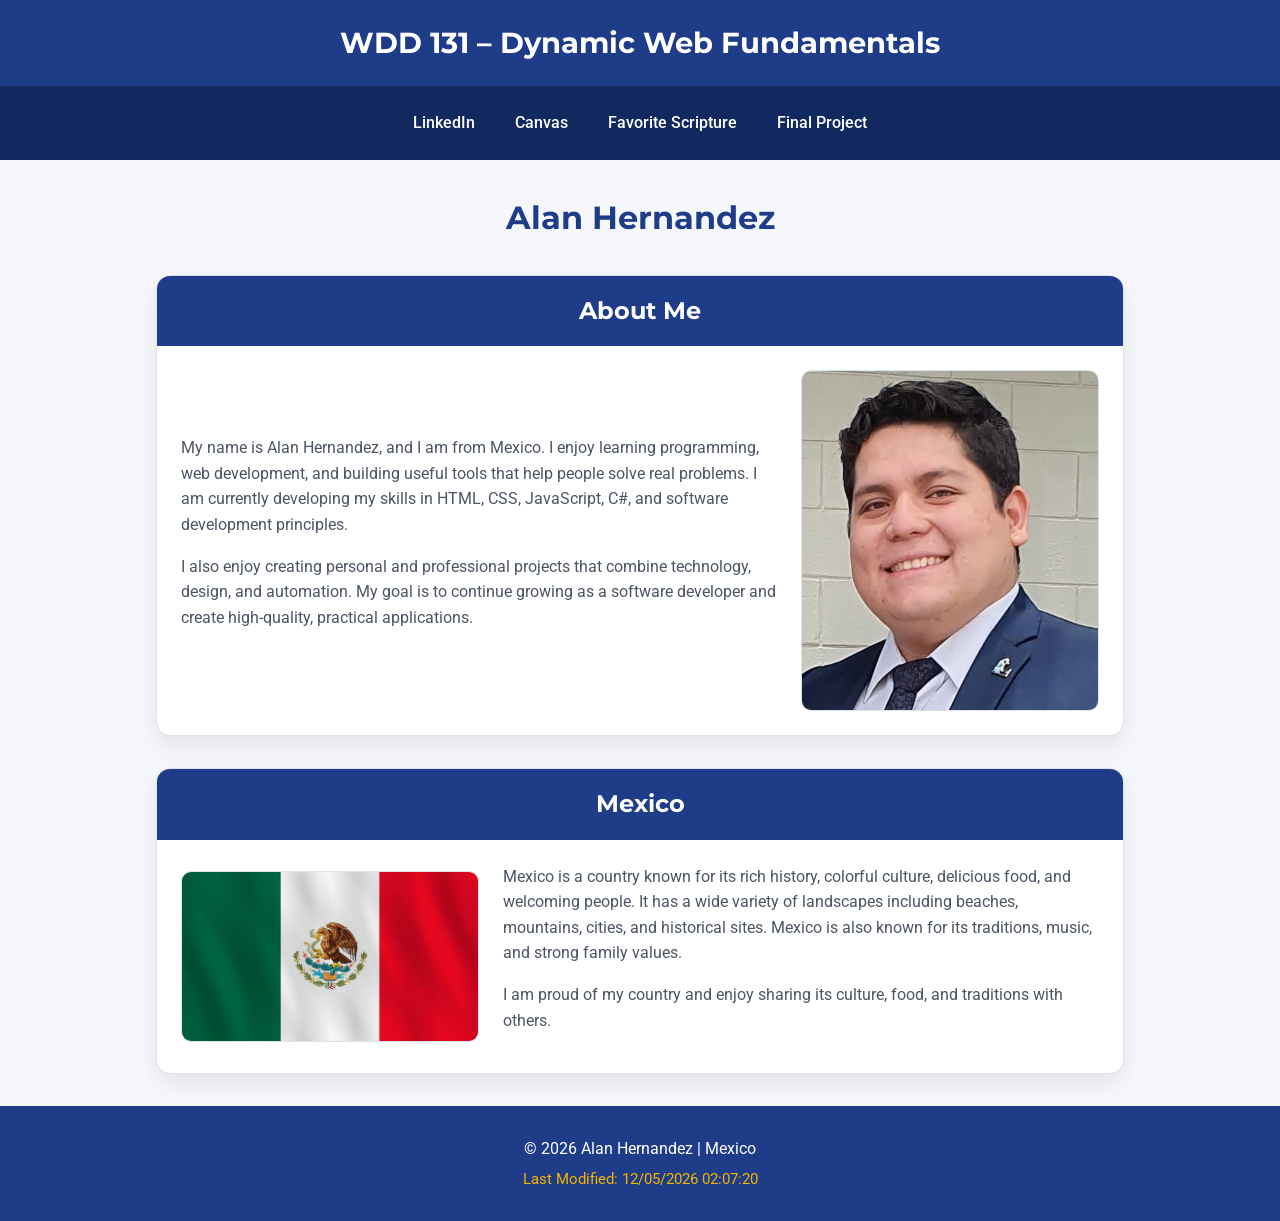
<file: index.html>
<!doctype html>
<html lang="en">
<head>
  <meta charset="UTF-8">
  <meta name="viewport" content="width=device-width, initial-scale=1.0">
  <title>WDD 131 – Dynamic Web Fundamentals – Alan Hernandez</title>
  <meta
    name="description"
    content="WDD 131 – Dynamic Web Fundamentals | Alan Hernandez | course home page featuring personal information, web development goals, and local content."
  >
  <meta name="author" content="Alan Hernandez">

  <link rel="preconnect" href="https://fonts.googleapis.com">
  <link rel="preconnect" href="https://fonts.gstatic.com" crossorigin>
  <link
    href="https://fonts.googleapis.com/css2?family=Montserrat:wght@400;600;700&family=Roboto:wght@400;500&display=swap"
    rel="stylesheet"
  >

  <link rel="stylesheet" href="styles/base.css">
  <script src="scripts/getdates.js" defer></script>
</head>
<body>
  <header>
    <span id="course-title">WDD 131 – Dynamic Web Fundamentals</span>
    <nav>
      <a href="https://www.linkedin.com/in/alan-hernandez-b63bb51a3/" target="_blank" rel="noopener noreferrer">LinkedIn</a>
      <a href="https://byupw.instructure.com/" target="_blank" rel="noopener noreferrer">Canvas</a>
      <a
        href="https://www.churchofjesuschrist.org/study/scriptures/bofm/1-ne/3?lang=eng&id=p7#p7"
        target="_blank"
        rel="noopener noreferrer"
      >
        Favorite Scripture
      </a>
      <a href="#" target="_blank" rel="noopener noreferrer">Final Project</a>
    </nav>
  </header>

  <main>
    <h1>Alan Hernandez</h1>

    <section class="card">
      <h2>About Me</h2>
      <div class="card-content">
        <div class="text-content">
          <p>
            My name is Alan Hernandez, and I am from Mexico. I enjoy learning
            programming, web development, and building useful tools that help
            people solve real problems. I am currently developing my skills in
            HTML, CSS, JavaScript, C#, and software development principles.
          </p>
          <p>
            I also enjoy creating personal and professional projects that combine
            technology, design, and automation. My goal is to continue growing as
            a software developer and create high-quality, practical applications.
          </p>
        </div>
        <img src="images/profile.jpg" alt="Portrait of Alan Hernandez" width="250" height="300">
      </div>
    </section>

    <section class="card">
      <h2>Mexico</h2>
      <div class="card-content location-layout">
        <img src="images/mexico.jpg" alt="A representative view of Mexico" width="300" height="200">
        <div class="text-content">
          <p>
            Mexico is a country known for its rich history, colorful culture,
            delicious food, and welcoming people. It has a wide variety of
            landscapes including beaches, mountains, cities, and historical
            sites. Mexico is also known for its traditions, music, and strong
            family values.
          </p>
          <p>
            I am proud of my country and enjoy sharing its culture, food, and
            traditions with others.
          </p>
        </div>
      </div>
    </section>
  </main>

  <footer>
    <p>&copy; <span id="currentyear"></span> Alan Hernandez | Mexico</p>
    <p id="lastModified"></p>
  </footer>
</body>
</html>
</file>
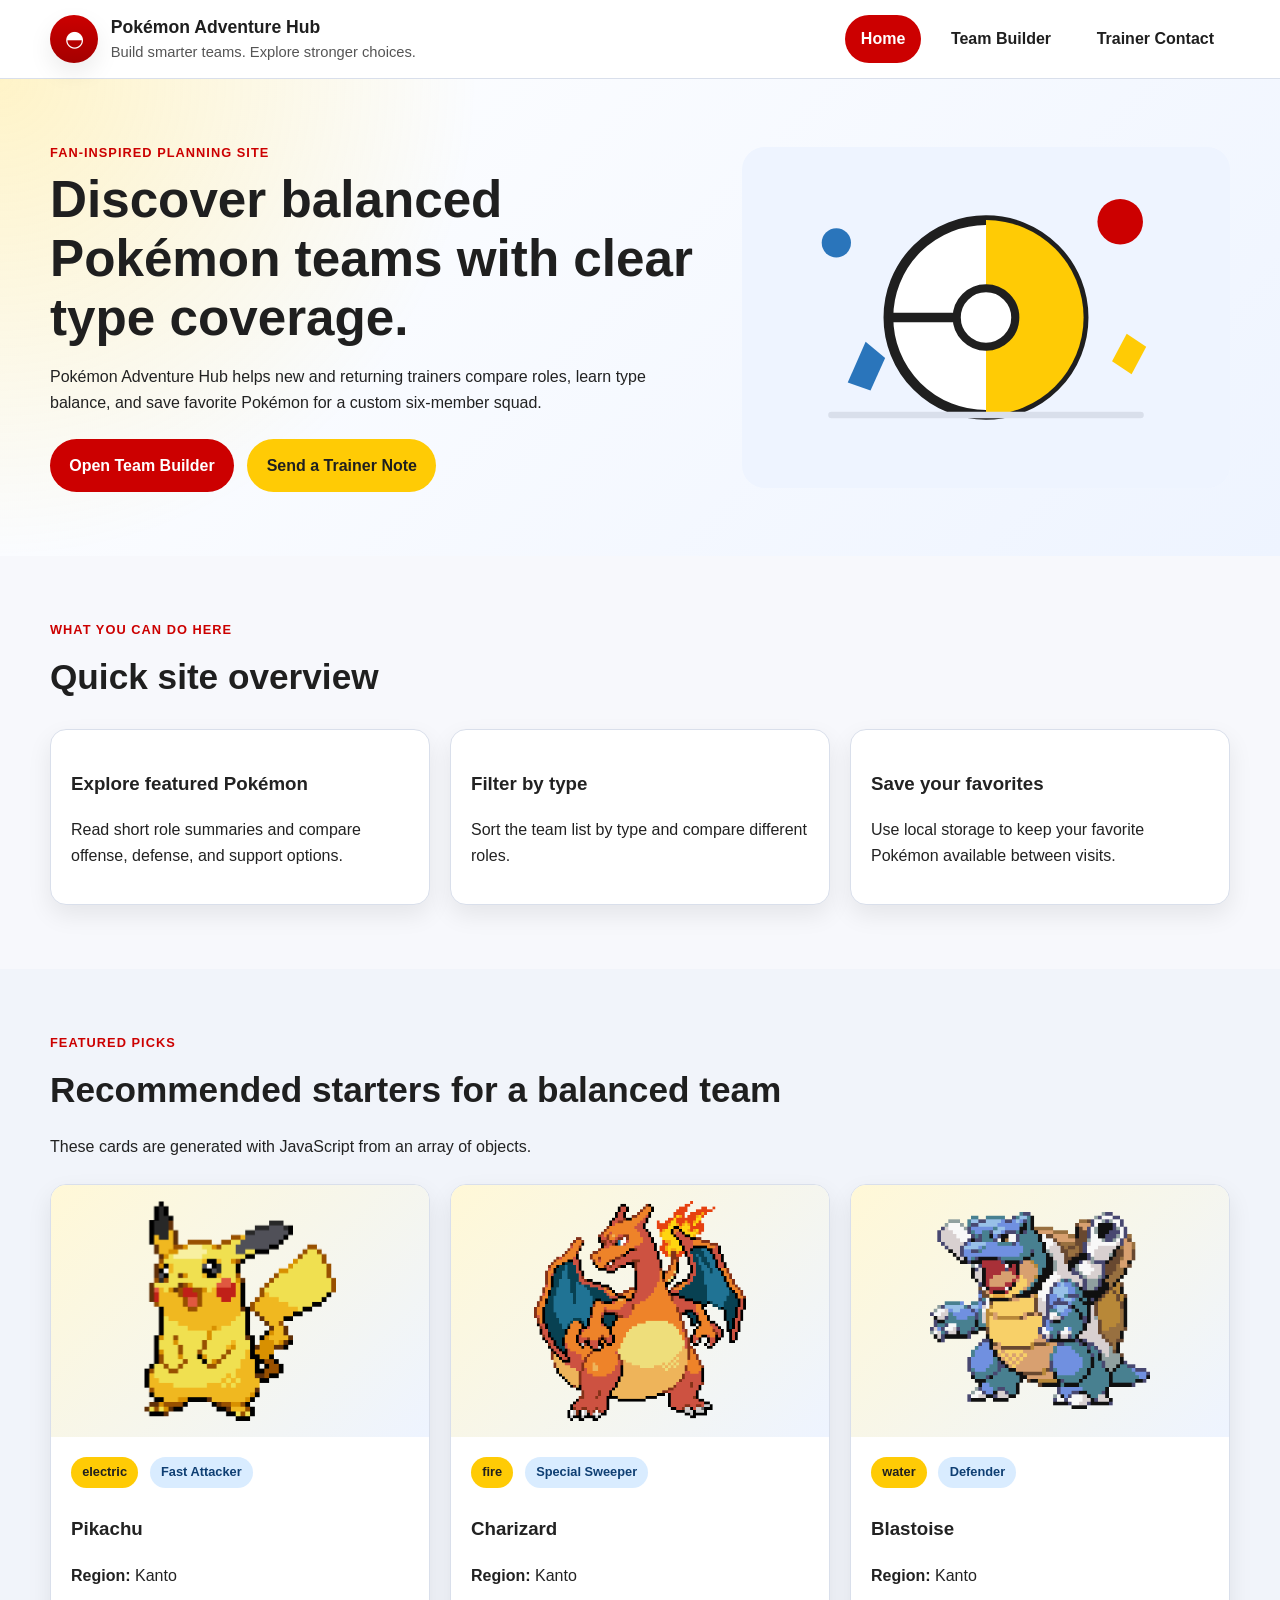
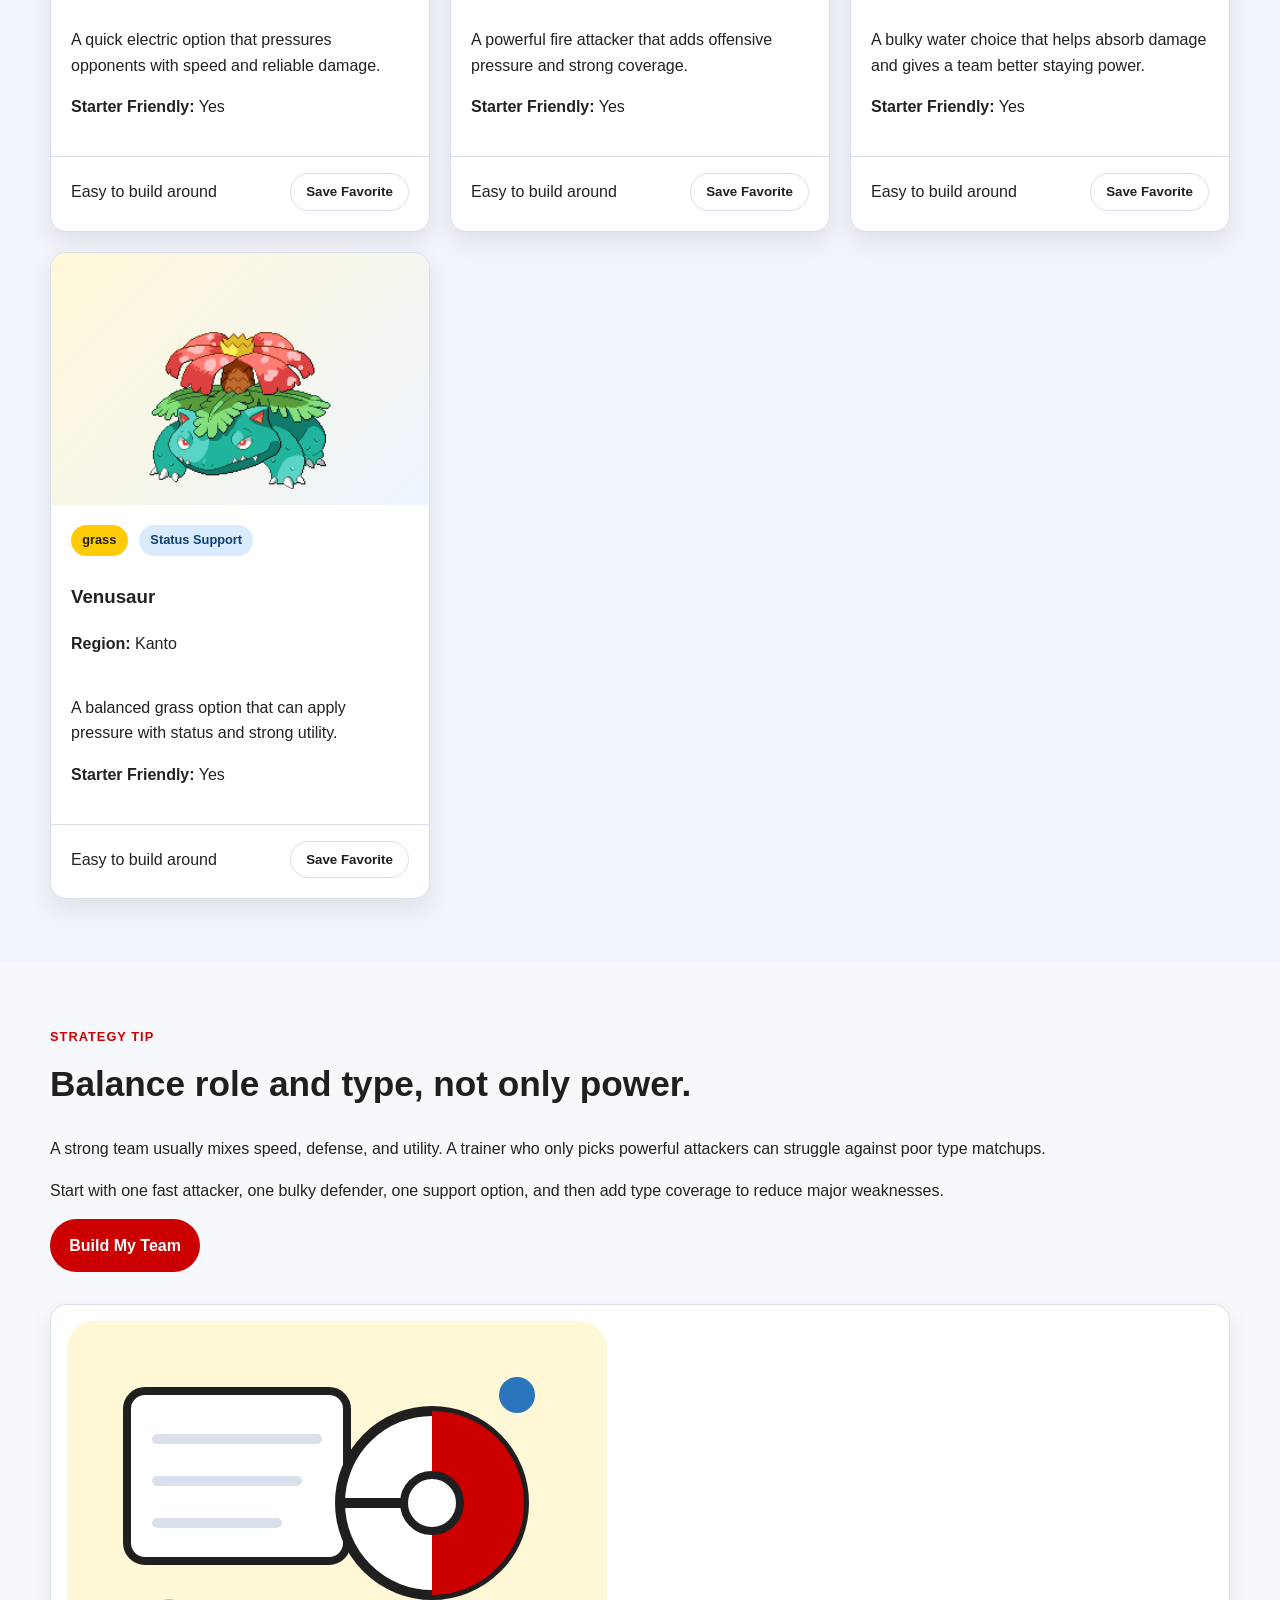
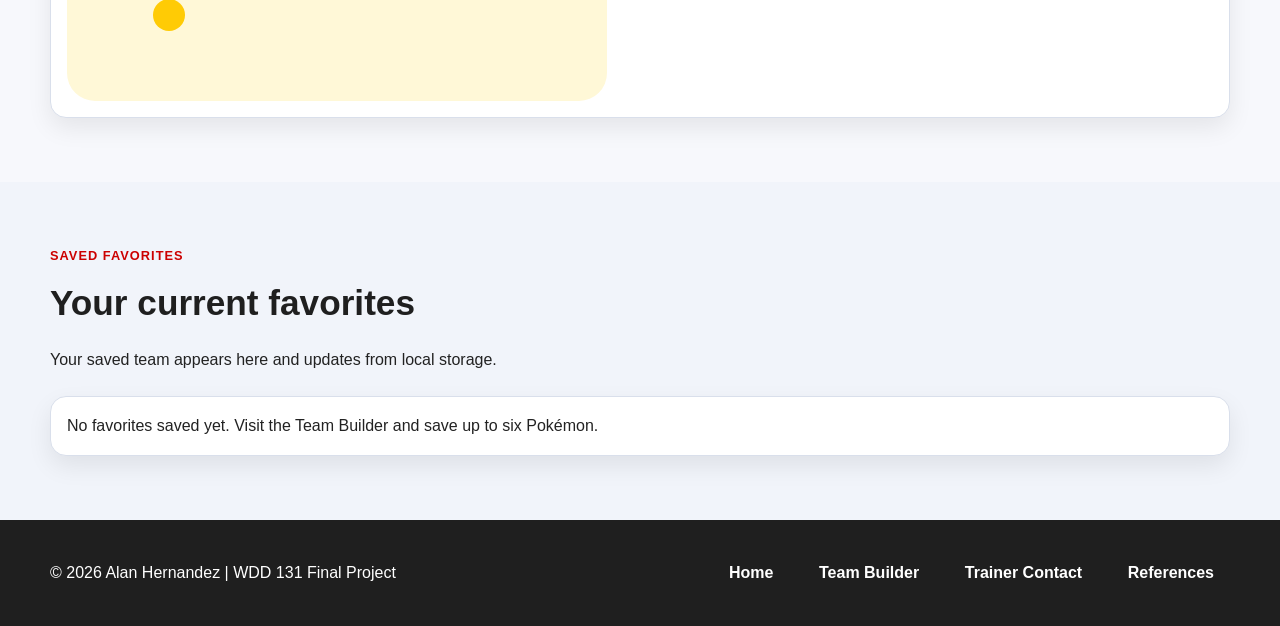
<file: project/index.html>
<!DOCTYPE html>
<html lang="en-US">
<head>
  <meta charset="UTF-8">
  <meta name="viewport" content="width=device-width, initial-scale=1.0">
  <meta name="description" content="Pokémon Adventure Hub is a responsive fan-inspired guide with featured Pokémon, team-building tips, favorites, and a trainer contact form.">
  <meta name="author" content="Alan Hernandez">
  <title>Pokémon Adventure Hub | Home</title>
  <link rel="stylesheet" href="styles/project.css">
  <script src="scripts/project.js" defer></script>
</head>
<body>
  <a class="skip-link" href="#main-content">Skip to content</a>

  <header class="site-header">
    <div class="container header-inner">
      <div class="brand">
        <span class="brand-mark" aria-hidden="true">◓</span>
        <div>
          <p class="site-name">Pokémon Adventure Hub</p>
          <p class="site-tagline">Build smarter teams. Explore stronger choices.</p>
        </div>
      </div>

      <button class="menu-toggle" type="button" aria-label="Open navigation menu" aria-expanded="false">☰</button>

      <nav class="site-nav" aria-label="Main navigation">
        <ul class="navigation">
          <li><a class="active" href="index.html">Home</a></li>
          <li><a href="team.html">Team Builder</a></li>
          <li><a href="contact.html">Trainer Contact</a></li>
        </ul>
      </nav>
    </div>
  </header>

  <main id="main-content">
    <section class="hero">
      <div class="container hero-grid">
        <div class="hero-copy">
          <p class="eyebrow">Fan-inspired planning site</p>
          <h1>Discover balanced Pokémon teams with clear type coverage.</h1>
          <p>
            Pokémon Adventure Hub helps new and returning trainers compare roles, learn type balance,
            and save favorite Pokémon for a custom six-member squad.
          </p>
          <div class="hero-actions">
            <a class="button primary-button" href="team.html">Open Team Builder</a>
            <a class="button secondary-button" href="contact.html">Send a Trainer Note</a>
          </div>
        </div>

        <div class="hero-visual">
          <img src="images/hero-badge.svg" alt="Original Poké Ball inspired emblem with stars and lightning accents." width="600" height="420">
        </div>
      </div>
    </section>

    <section class="section">
      <div class="container">
        <div class="section-heading">
          <p class="eyebrow">What you can do here</p>
          <h2>Quick site overview</h2>
        </div>

        <div class="feature-grid">
          <article class="feature-card">
            <h3>Explore featured Pokémon</h3>
            <p>Read short role summaries and compare offense, defense, and support options.</p>
          </article>

          <article class="feature-card">
            <h3>Filter by type</h3>
            <p>Sort the team list by type and compare different roles.</p>
          </article>

          <article class="feature-card">
            <h3>Save your favorites</h3>
            <p>Use local storage to keep your favorite Pokémon available between visits.</p>
          </article>
        </div>
      </div>
    </section>

    <section class="section alt-section">
      <div class="container">
        <div class="section-heading">
          <p class="eyebrow">Featured picks</p>
          <h2>Recommended starters for a balanced team</h2>
          <p>These cards are generated with JavaScript from an array of objects.</p>
        </div>

        <div id="featured-pokemon" class="card-grid" aria-live="polite"></div>
      </div>
    </section>

    <section class="section">
      <div class="container split-layout">
        <div>
          <div class="section-heading">
            <p class="eyebrow">Strategy tip</p>
            <h2>Balance role and type, not only power.</h2>
          </div>
          <p>
            A strong team usually mixes speed, defense, and utility. A trainer who only picks
            powerful attackers can struggle against poor type matchups.
          </p>
          <p>
            Start with one fast attacker, one bulky defender, one support option, and then add type
            coverage to reduce major weaknesses.
          </p>
          <a class="button primary-button" href="team.html">Build My Team</a>
        </div>

        <div class="image-panel">
          <img src="images/team-badge.svg" alt="Original battle plan illustration with a badge, stars, and a team board." width="540" height="380" loading="lazy">
        </div>
      </div>
    </section>

    <section class="section alt-section">
      <div class="container">
        <div class="section-heading">
          <p class="eyebrow">Saved favorites</p>
          <h2>Your current favorites</h2>
          <p>Your saved team appears here and updates from local storage.</p>
        </div>
        <div id="favorites-panel" class="favorites-panel" aria-live="polite"></div>
      </div>
    </section>
  </main>

  <footer class="site-footer">
    <div class="container footer-inner">
      <p>&copy; <span id="currentyear"></span> Alan Hernandez | WDD 131 Final Project</p>
      <nav aria-label="Footer navigation">
        <ul class="footer-links">
          <li><a href="index.html">Home</a></li>
          <li><a href="team.html">Team Builder</a></li>
          <li><a href="contact.html">Trainer Contact</a></li>
          <li><a href="references.html">References</a></li>
        </ul>
      </nav>
    </div>
  </footer>
</body>
</html>
</file>
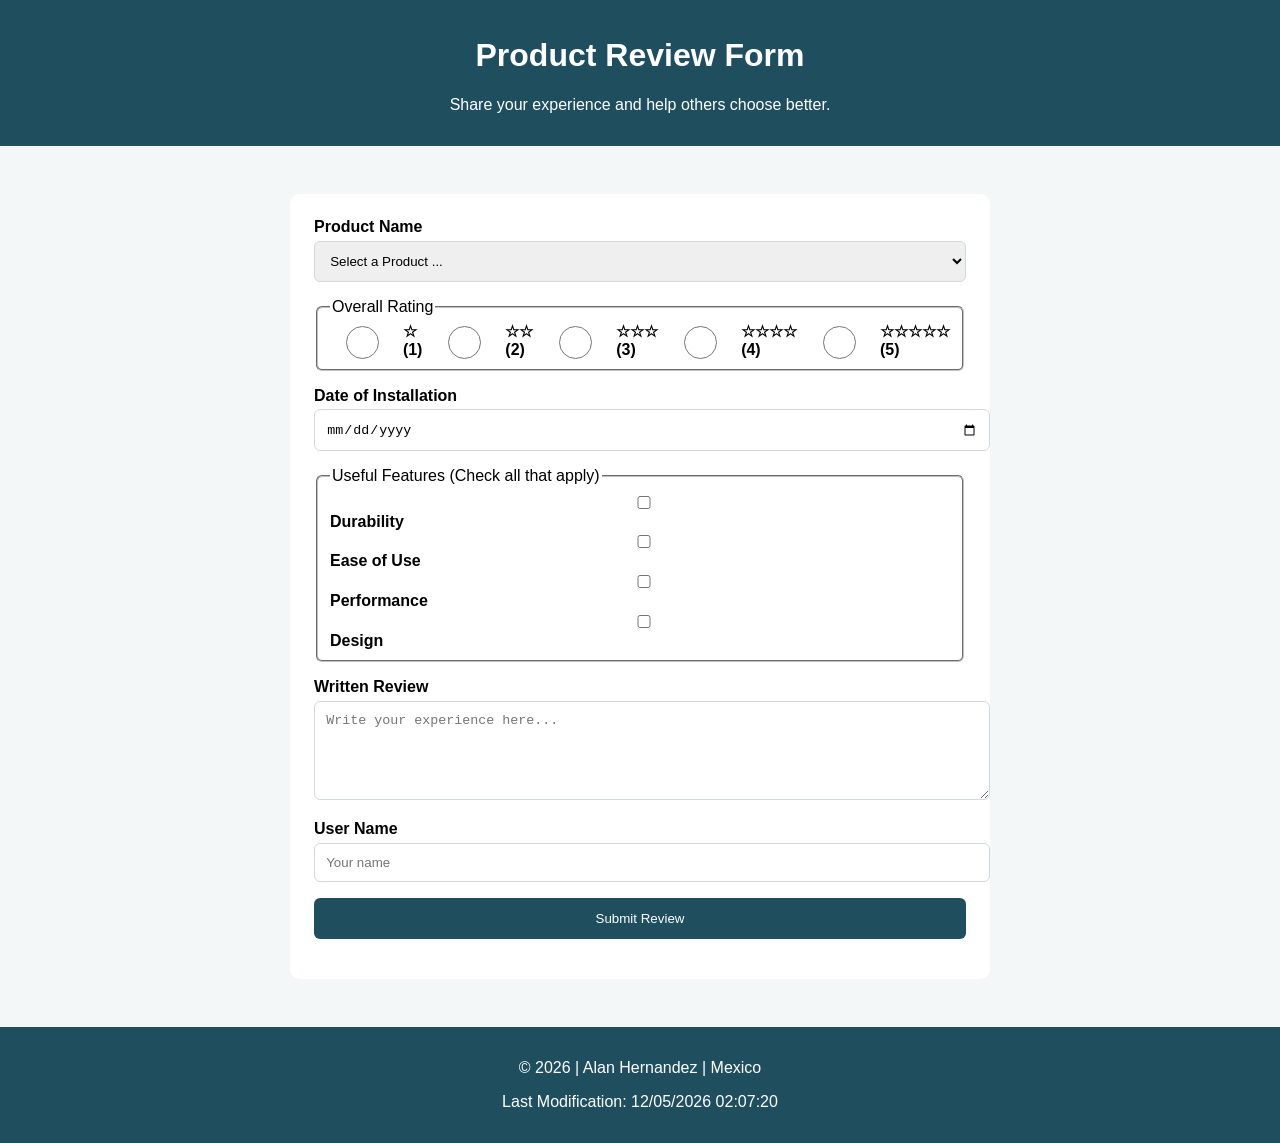
<file: form.html>
<!DOCTYPE html>
<html lang="en-US">
<head>
  <meta charset="UTF-8">
  <meta name="viewport" content="width=device-width, initial-scale=1.0">
  <meta name="description" content="Submit your product review by selecting a product, rating your experience, and sharing feedback to help others make informed decisions.">
  <meta name="author" content="Alan Hernandez">
  <title>Product Review Form | Submit Your Feedback</title>
  <link rel="stylesheet" href="styles/form.css">
  <script src="scripts/form.js" defer></script>
</head>
<body>
  <header>
    <h1>Product Review Form</h1>
    <p>Share your experience and help others choose better.</p>
  </header>

  <main>
    <form method="get" action="review.html" class="review-form">

      <div class="form-group">
        <label for="productName">Product Name</label>
        <select id="productName" name="productName" required>
          <option value="" disabled selected>Select a Product ...</option>
        </select>
      </div>

      <fieldset class="form-group">
        <legend>Overall Rating</legend>

        <div class="rating-group">
          <input type="radio" id="rating1" name="rating" value="1" required>
          <label for="rating1">☆ (1)</label>

          <input type="radio" id="rating2" name="rating" value="2" required>
          <label for="rating2">☆☆ (2)</label>

          <input type="radio" id="rating3" name="rating" value="3" required>
          <label for="rating3">☆☆☆ (3)</label>

          <input type="radio" id="rating4" name="rating" value="4" required>
          <label for="rating4">☆☆☆☆ (4)</label>

          <input type="radio" id="rating5" name="rating" value="5" required>
          <label for="rating5">☆☆☆☆☆ (5)</label>
        </div>
      </fieldset>

      <div class="form-group">
        <label for="installDate">Date of Installation</label>
        <input type="date" id="installDate" name="installDate" required>
      </div>

      <fieldset class="form-group">
        <legend>Useful Features (Check all that apply)</legend>

        <div class="checkbox-group">
          <input type="checkbox" id="durability" name="features" value="Durability">
          <label for="durability">Durability</label>

          <input type="checkbox" id="easeOfUse" name="features" value="Ease of Use">
          <label for="easeOfUse">Ease of Use</label>

          <input type="checkbox" id="performance" name="features" value="Performance">
          <label for="performance">Performance</label>

          <input type="checkbox" id="design" name="features" value="Design">
          <label for="design">Design</label>
        </div>
      </fieldset>

      <div class="form-group">
        <label for="writtenReview">Written Review</label>
        <textarea id="writtenReview" name="writtenReview" rows="5" placeholder="Write your experience here..."></textarea>
      </div>

      <div class="form-group">
        <label for="userName">User Name</label>
        <input type="text" id="userName" name="userName" placeholder="Your name">
      </div>

      <div class="form-group">
        <input type="submit" value="Submit Review" class="submit-btn">
      </div>

    </form>
  </main>

  <footer>
    <p>&copy; 2026 | Alan Hernandez | Mexico</p>
    <p id="lastModified"></p>
  </footer>
</body>
</html>
</file>
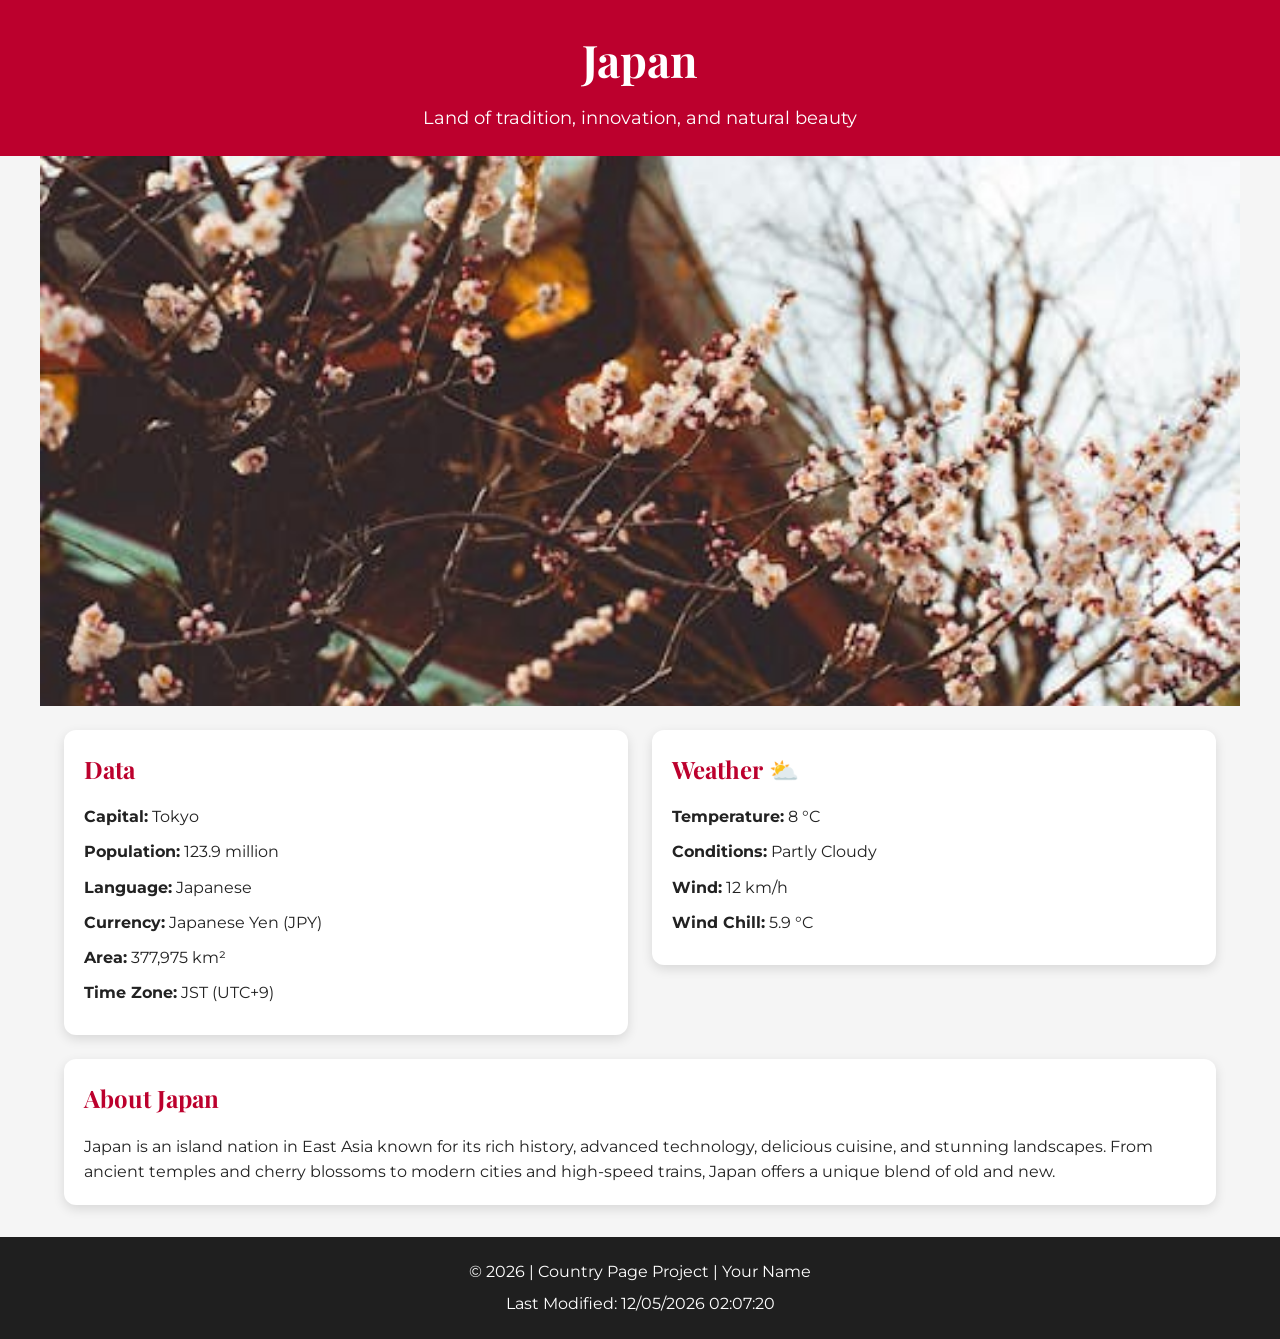
<file: place.html>
<!DOCTYPE html>
<html lang="en-US">
<head>
  <meta charset="UTF-8">
  <meta name="viewport" content="width=device-width, initial-scale=1.0">
  <meta name="description" content="A responsive country page about Japan featuring country facts and weather information.">
  <meta name="author" content="Your Name">
  <title>Country Page | Japan</title>

  <link rel="preconnect" href="https://fonts.googleapis.com">
  <link rel="preconnect" href="https://fonts.gstatic.com" crossorigin>
  <link
    href="https://fonts.googleapis.com/css2?family=Montserrat:wght@400;600;700&family=Playfair+Display:wght@700&display=swap"
    rel="stylesheet"
  >

  <link rel="stylesheet" href="styles/place.css">
  <script src="scripts/place.js" defer></script>
</head>
<body>
  <header>
    <div class="header-content">
      <h1>Japan</h1>
      <p class="tagline">Land of tradition, innovation, and natural beauty</p>
    </div>
  </header>

  <main>
    <section class="hero">
      <picture>
        <source srcset="images/hero-small.webp" media="(max-width: 500px)">
        <source srcset="images/hero-medium.webp" media="(max-width: 1000px)">
        <img
          src="images/hero-large.webp"
          alt="Scenic view of Japan with traditional architecture and natural landscape"
          width="1200"
          height="600"
        >
      </picture>
    </section>

    <section class="content-grid">
      <section class="card data-card">
        <h2>Data</h2>
        <div class="info-grid">
          <p><strong>Capital:</strong> Tokyo</p>
          <p><strong>Population:</strong> 123.9 million</p>
          <p><strong>Language:</strong> Japanese</p>
          <p><strong>Currency:</strong> Japanese Yen (JPY)</p>
          <p><strong>Area:</strong> 377,975 km²</p>
          <p><strong>Time Zone:</strong> JST (UTC+9)</p>
        </div>
      </section>

      <section class="card weather-card">
        <h2>Weather</h2>

        <div class="weather-mobile-icon">
          <img src="images/weather.svg" alt="Partly cloudy weather icon" width="64" height="64">
        </div>

        <div class="info-grid">
          <p><strong>Temperature:</strong> <span id="temperature">8</span> °C</p>
          <p><strong>Conditions:</strong> Partly Cloudy</p>
          <p><strong>Wind:</strong> <span id="windspeed">12</span> km/h</p>
          <p><strong>Wind Chill:</strong> <span id="windchill">N/A</span></p>
        </div>
      </section>
    </section>

    <section class="about">
      <div class="about-content">
        <h2>About Japan</h2>
        <p>
          Japan is an island nation in East Asia known for its rich history, advanced technology,
          delicious cuisine, and stunning landscapes. From ancient temples and cherry blossoms
          to modern cities and high-speed trains, Japan offers a unique blend of old and new.
        </p>
      </div>
    </section>
  </main>

  <footer>
    <p>&copy; <span id="currentyear"></span> | Country Page Project | Your Name</p>
    <p id="lastModified"></p>
  </footer>
</body>
</html>
</file>
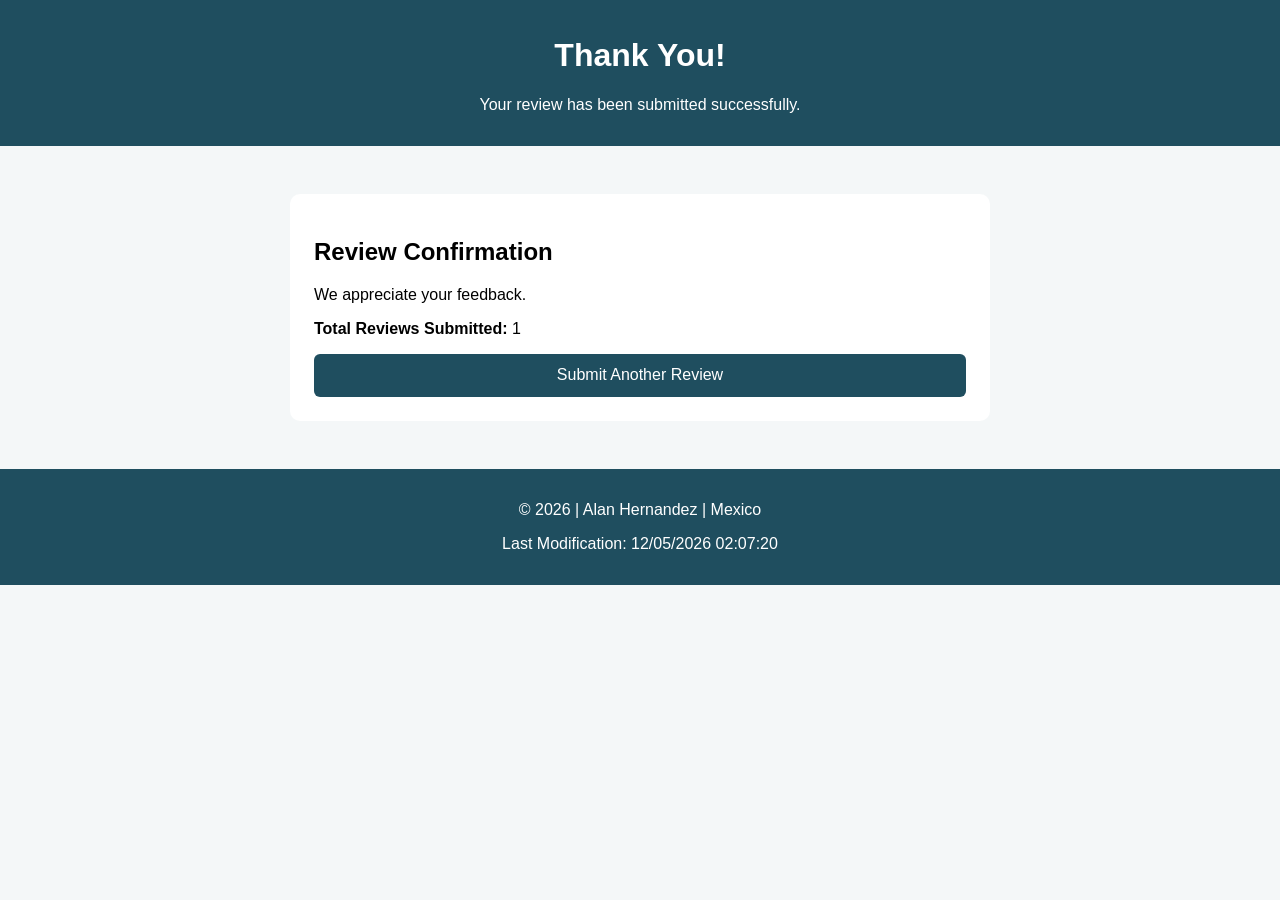
<file: review.html>
<!DOCTYPE html>
<html lang="en-US">
<head>
  <meta charset="UTF-8">
  <meta name="viewport" content="width=device-width, initial-scale=1.0">

  <!-- SEO -->
  <meta name="description" content="Thank you for submitting your product review. Your feedback helps improve user experience and product quality.">
  <meta name="author" content="Alan Hernandez">

  <title>Review Submitted | Thank You</title>

  <link rel="stylesheet" href="styles/form.css">
  <script src="scripts/review.js" defer></script>
</head>

<body>
  <header>
    <h1>Thank You!</h1>
    <p>Your review has been submitted successfully.</p>
  </header>

  <main>
    <section class="confirmation-card">
      <h2>Review Confirmation</h2>
      <p>We appreciate your feedback.</p>

      <p>
        <strong>Total Reviews Submitted:</strong>
        <span id="reviewCount">0</span>
      </p>

      <a href="form.html" class="back-link">Submit Another Review</a>
    </section>
  </main>

  <footer>
    <p>&copy; 2026 | Alan Hernandez | Mexico</p>
    <p id="lastModified"></p>
  </footer>
</body>
</html>
</file>
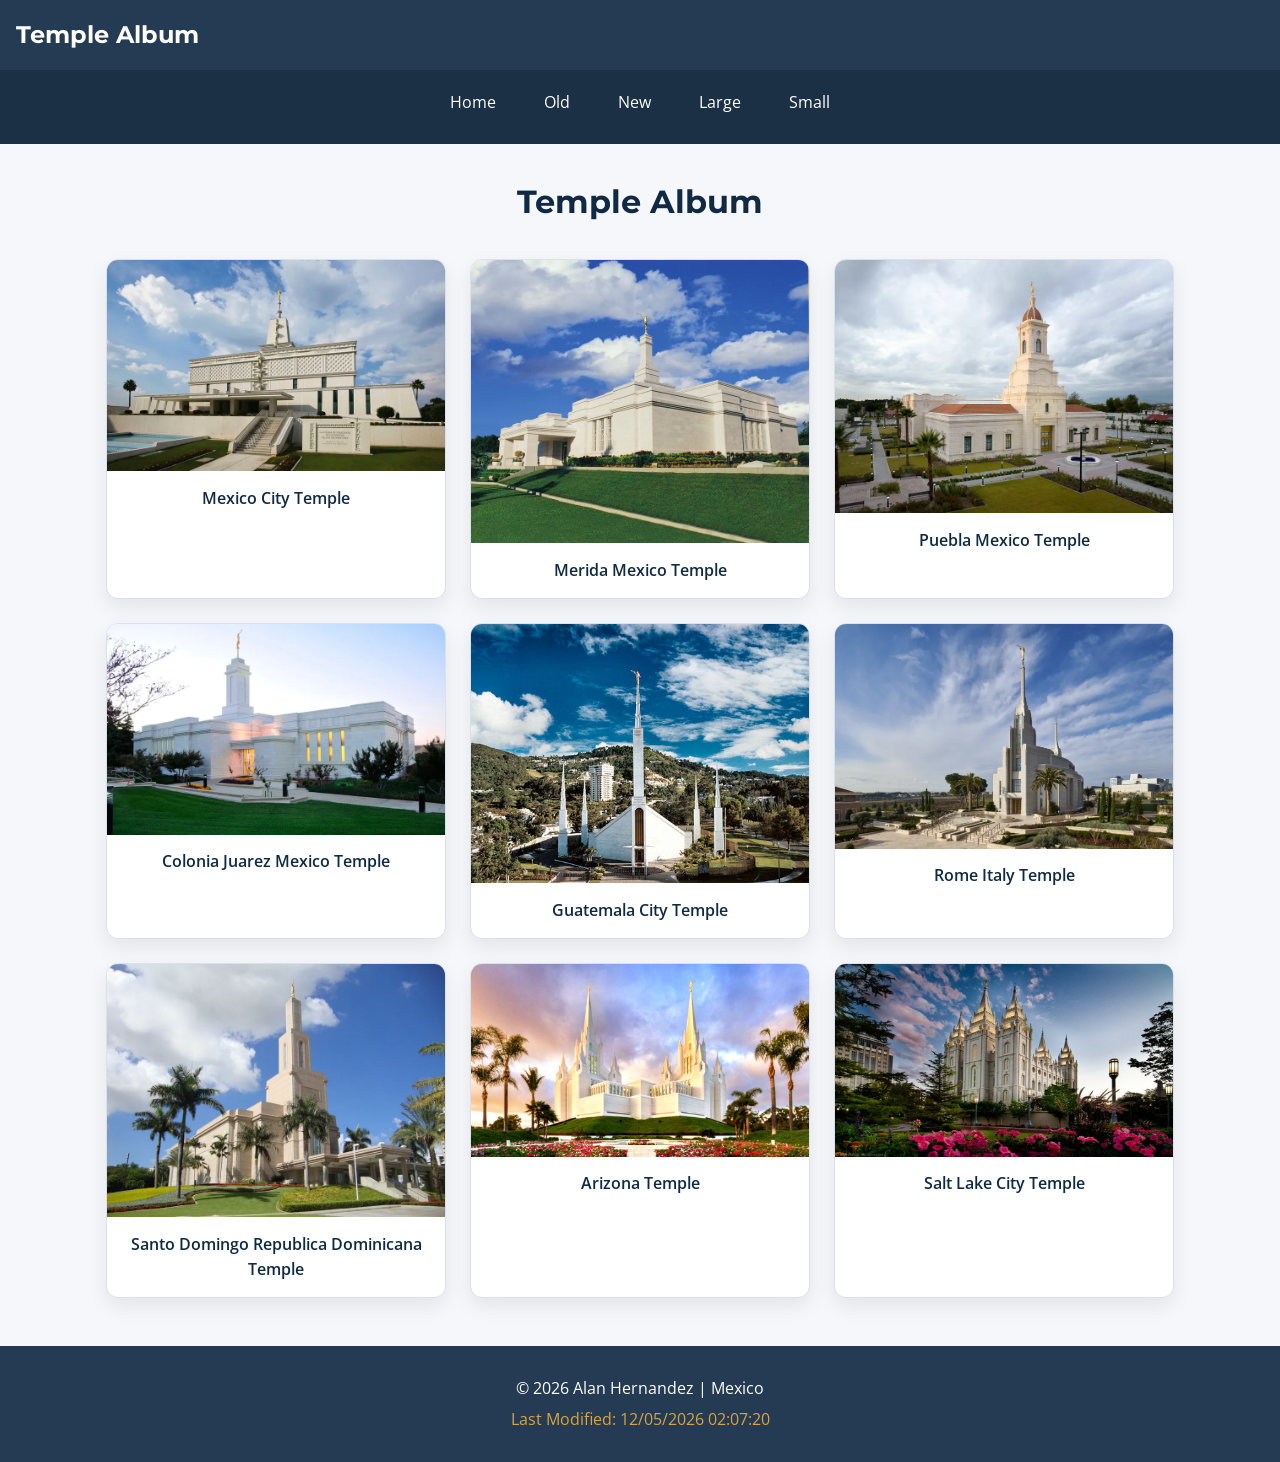
<file: temple.html>
<!doctype html>
<html lang="en">
<head>
  <meta charset="UTF-8">
  <meta name="viewport" content="width=device-width, initial-scale=1.0">
  <title>Temple Album</title>
  <meta name="description" content="Temple Album page for WDD 131 with responsive design and a hamburger menu.">
  <meta name="author" content="Alan Hernandez">

  <link rel="preconnect" href="https://fonts.googleapis.com">
  <link rel="preconnect" href="https://fonts.gstatic.com" crossorigin>
  <link href="https://fonts.googleapis.com/css2?family=Montserrat:wght@400;600;700&family=Open+Sans:wght@400;500&display=swap" rel="stylesheet">

  <link rel="stylesheet" href="styles/temples.css">
  <link rel="stylesheet" href="styles/temples-large.css">

  <script src="scripts/temples.js" defer></script>
</head>
<body>
  <header>
    <div class="header-top">
      <span class="site-title">Temple Album</span>
      <button id="menu-button" aria-label="Toggle navigation menu">☰</button>
    </div>

    <nav id="main-nav" class="navigation">
      <a href="#">Home</a>
      <a href="#">Old</a>
      <a href="#">New</a>
      <a href="#">Large</a>
      <a href="#">Small</a>
    </nav>
  </header>

  <main>
    <h1>Temple Album</h1>

    <section class="gallery">
      <figure>
        <img src="images/mexico_city_temple.jpg" alt="Mexico City Temple" loading="lazy">
        <figcaption>Mexico City Temple</figcaption>
      </figure>

      <figure>
        <img src="images/merida_mexico_temple.jpg" alt="Merida Mexico Temple" loading="lazy">
        <figcaption>Merida Mexico Temple</figcaption>
      </figure>

      <figure>
        <img src="images/puebla_mexico_temple.jpg" alt="Puebla Mexico Temple" loading="lazy">
        <figcaption>Puebla Mexico Temple</figcaption>
      </figure>

      <figure>
        <img src="images/colonia_juarez_mexico_temple.jpg" alt="Colonia Juarez Mexico Temple" loading="lazy">
        <figcaption>Colonia Juarez Mexico Temple</figcaption>
      </figure>

      <figure>
        <img src="images/guatemala_temple.jpg" alt="Guatemala City Temple" loading="lazy">
        <figcaption>Guatemala City Temple</figcaption>
      </figure>

      <figure>
        <img src="images/rome_italy_temple.jpg" alt="Rome Italy Temple" loading="lazy">
        <figcaption>Rome Italy Temple</figcaption>
      </figure>

      <figure>
        <img src="images/santo_domingo_dominican_republic_temple.jpg" alt="Santo Domingo Republica Dominicana Temple" loading="lazy">
        <figcaption>Santo Domingo Republica Dominicana Temple</figcaption>
      </figure>

      <figure>
        <img src="images/arizona_usa_temple.jpg" alt="Arizona Temple" loading="lazy">
        <figcaption>Arizona Temple</figcaption>
      </figure>

      <figure>
        <img src="images/utah_usa_temple.jpg" alt="Salt Lake City Temple" loading="lazy">
        <figcaption>Salt Lake City Temple</figcaption>
      </figure>
    </section>
  </main>

  <footer>
    <p>&copy; <span id="currentyear"></span> Alan Hernandez | Mexico</p>
    <p id="lastModified"></p>
  </footer>
</body>
</html>
</file>
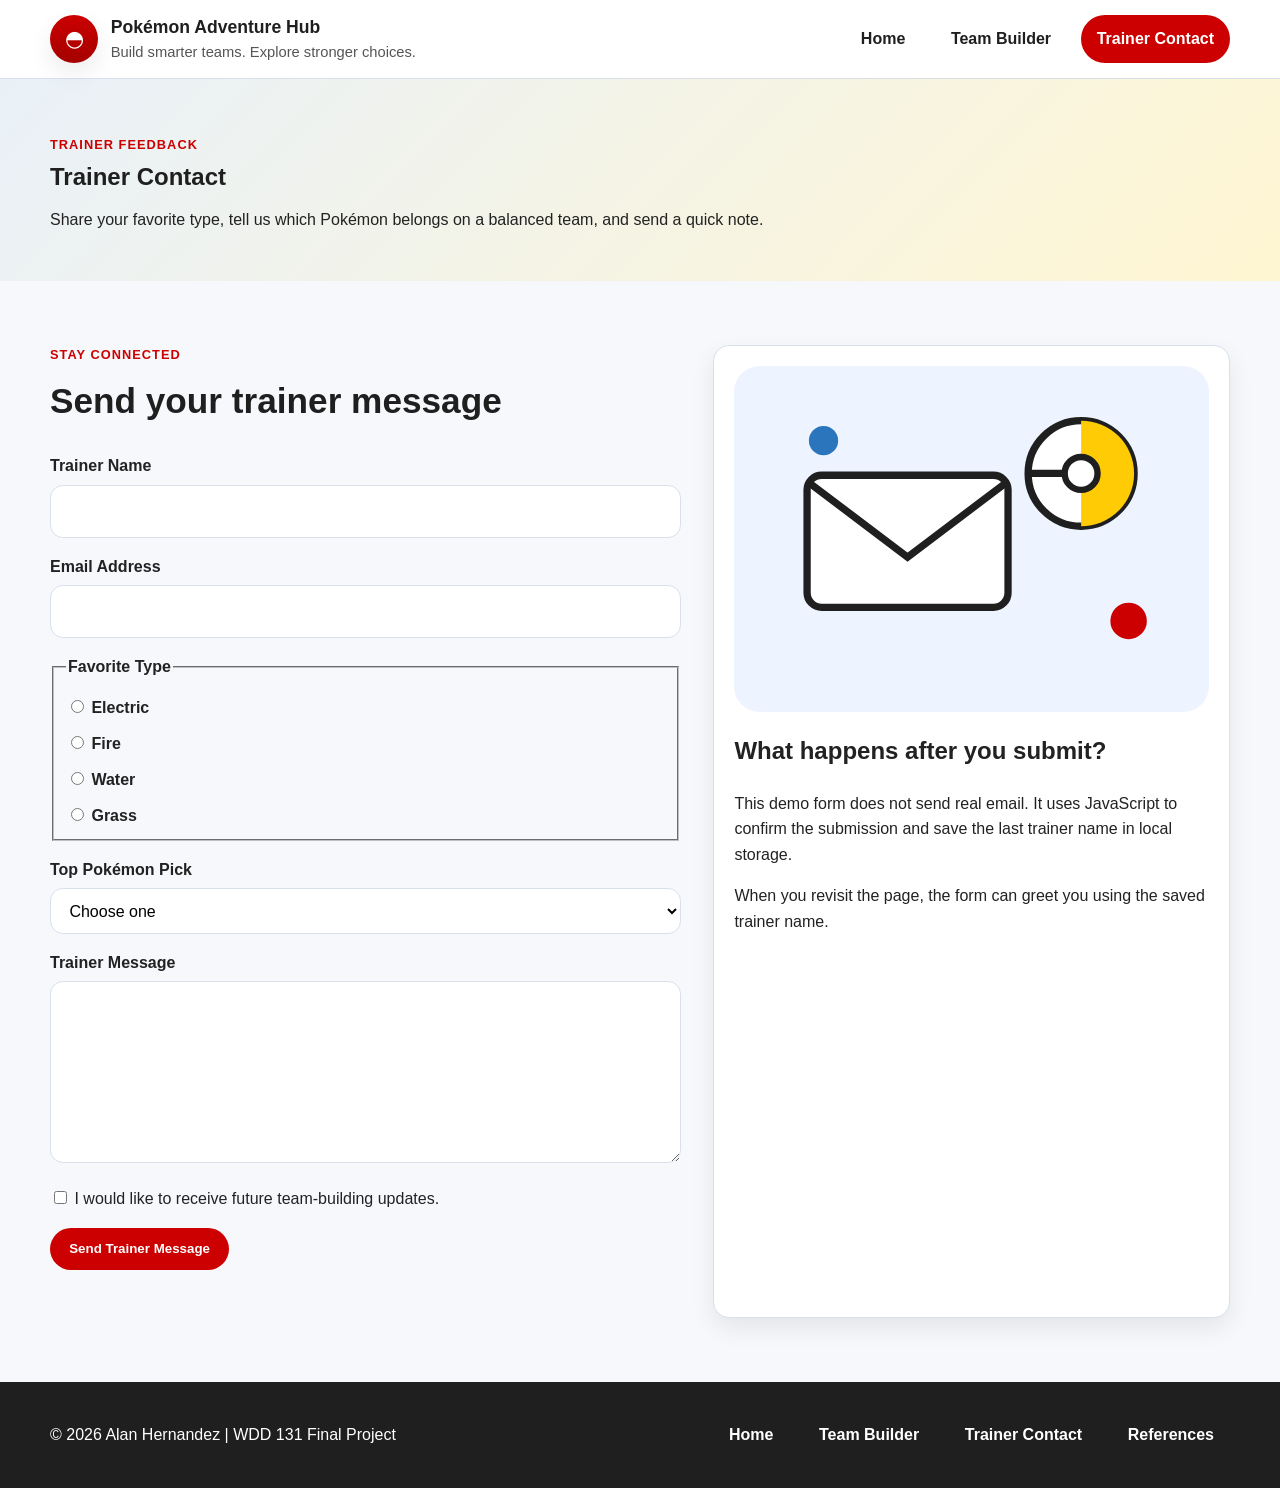
<file: project/contact.html>
<!DOCTYPE html>
<html lang="en-US">
<head>
  <meta charset="UTF-8">
  <meta name="viewport" content="width=device-width, initial-scale=1.0">
  <meta name="description" content="Contact Pokémon Adventure Hub to share your favorite type, your top Pokémon pick, and your trainer message.">
  <meta name="author" content="Alan Hernandez">
  <title>Pokémon Adventure Hub | Trainer Contact</title>
  <link rel="stylesheet" href="styles/project.css">
  <script src="scripts/project.js" defer></script>
</head>
<body>
  <a class="skip-link" href="#main-content">Skip to content</a>

  <header class="site-header">
    <div class="container header-inner">
      <div class="brand">
        <span class="brand-mark" aria-hidden="true">◓</span>
        <div>
          <p class="site-name">Pokémon Adventure Hub</p>
          <p class="site-tagline">Build smarter teams. Explore stronger choices.</p>
        </div>
      </div>

      <button class="menu-toggle" type="button" aria-label="Open navigation menu" aria-expanded="false">☰</button>

      <nav class="site-nav" aria-label="Main navigation">
        <ul class="navigation">
          <li><a href="index.html">Home</a></li>
          <li><a href="team.html">Team Builder</a></li>
          <li><a class="active" href="contact.html">Trainer Contact</a></li>
        </ul>
      </nav>
    </div>
  </header>

  <main id="main-content">
    <section class="page-banner">
      <div class="container">
        <p class="eyebrow">Trainer feedback</p>
        <h1>Trainer Contact</h1>
        <p>Share your favorite type, tell us which Pokémon belongs on a balanced team, and send a quick note.</p>
      </div>
    </section>

    <section class="section">
      <div class="container form-layout">
        <div>
          <div class="section-heading">
            <p class="eyebrow">Stay connected</p>
            <h2>Send your trainer message</h2>
          </div>

          <form id="trainer-form" class="trainer-form" method="get" action="contact.html">
            <div class="form-group">
              <label for="trainer-name">Trainer Name</label>
              <input type="text" id="trainer-name" name="trainer-name" required>
            </div>

            <div class="form-group">
              <label for="email">Email Address</label>
              <input type="email" id="email" name="email" required>
            </div>

            <fieldset class="form-group">
              <legend>Favorite Type</legend>
              <div class="radio-group">
                <label><input type="radio" name="favorite-type" value="electric" required> Electric</label>
                <label><input type="radio" name="favorite-type" value="fire"> Fire</label>
                <label><input type="radio" name="favorite-type" value="water"> Water</label>
                <label><input type="radio" name="favorite-type" value="grass"> Grass</label>
              </div>
            </fieldset>

            <div class="form-group">
              <label for="top-pokemon">Top Pokémon Pick</label>
              <select id="top-pokemon" name="top-pokemon" required>
                <option value="">Choose one</option>
                <option value="Pikachu">Pikachu</option>
                <option value="Charizard">Charizard</option>
                <option value="Blastoise">Blastoise</option>
                <option value="Venusaur">Venusaur</option>
                <option value="Lucario">Lucario</option>
              </select>
            </div>

            <div class="form-group">
              <label for="message">Trainer Message</label>
              <textarea id="message" name="message" rows="6" required></textarea>
            </div>

            <div class="form-group checkbox-line">
              <label>
                <input type="checkbox" id="updates" name="updates" value="yes">
                I would like to receive future team-building updates.
              </label>
            </div>

            <button class="button primary-button" type="submit">Send Trainer Message</button>
          </form>

          <div id="form-response" class="form-response" aria-live="polite"></div>
        </div>

        <aside class="contact-aside">
          <img src="images/contact-badge.svg" alt="Original trainer message emblem with an envelope, badge, and stars." width="520" height="380">
          <h2>What happens after you submit?</h2>
          <p>This demo form does not send real email. It uses JavaScript to confirm the submission and save the last trainer name in local storage.</p>
          <p>When you revisit the page, the form can greet you using the saved trainer name.</p>
        </aside>
      </div>
    </section>
  </main>

  <footer class="site-footer">
    <div class="container footer-inner">
      <p>&copy; <span id="currentyear"></span> Alan Hernandez | WDD 131 Final Project</p>
      <nav aria-label="Footer navigation">
        <ul class="footer-links">
          <li><a href="index.html">Home</a></li>
          <li><a href="team.html">Team Builder</a></li>
          <li><a href="contact.html">Trainer Contact</a></li>
          <li><a href="references.html">References</a></li>
        </ul>
      </nav>
    </div>
  </footer>
</body>
</html>
</file>
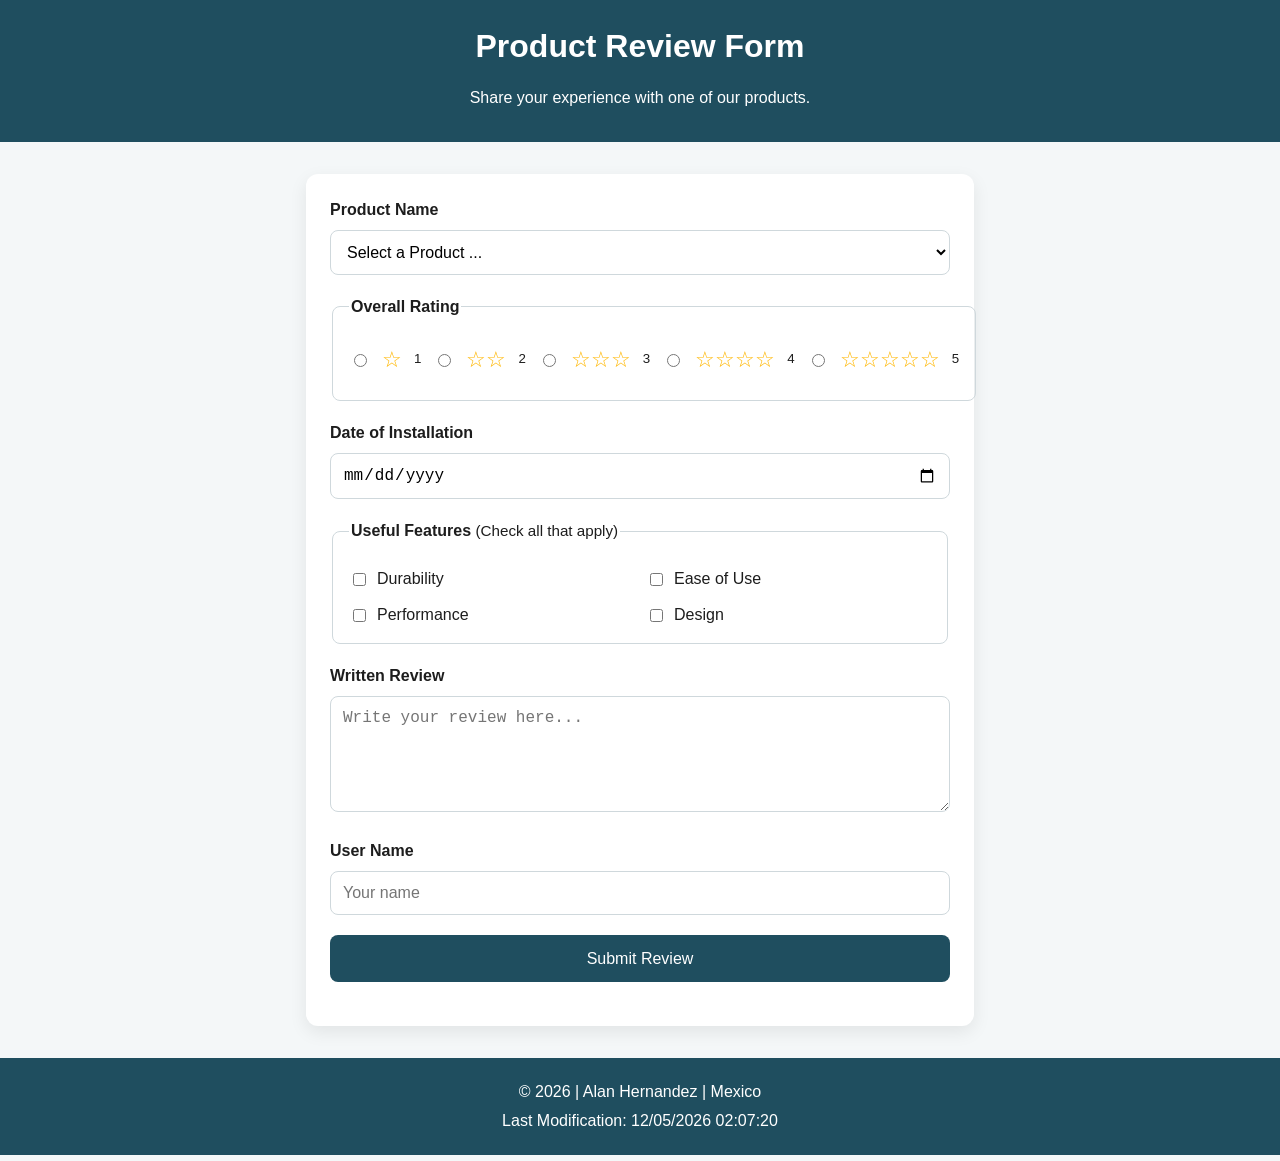
<file: project/form.html>
<!DOCTYPE html>
<html lang="en-US">
<head>
  <meta charset="UTF-8">
  <meta name="viewport" content="width=device-width, initial-scale=1.0">
  <meta name="description" content="Product Review Form assignment page">
  <meta name="author" content="Alan Hernandez">
  <title>Product Review Form</title>
  <link rel="stylesheet" href="styles/form.css">
  <script src="scripts/form.js" defer></script>
</head>
<body>
  <header>
    <h1>Product Review Form</h1>
    <p>Share your experience with one of our products.</p>
  </header>

  <main>
    <form method="get" action="review.html" class="review-form">
      <div class="form-group">
        <label for="productName">Product Name</label>
        <select id="productName" name="productName" required>
          <option value="" disabled selected>Select a Product ...</option>
        </select>
      </div>

      <fieldset class="form-group">
        <legend>Overall Rating</legend>
        <div class="rating-group">
          <label for="rating1" class="rating-option">
            <input type="radio" id="rating1" name="rating" value="1" required>
            <span>☆</span>
            <small>1</small>
          </label>

          <label for="rating2" class="rating-option">
            <input type="radio" id="rating2" name="rating" value="2" required>
            <span>☆☆</span>
            <small>2</small>
          </label>

          <label for="rating3" class="rating-option">
            <input type="radio" id="rating3" name="rating" value="3" required>
            <span>☆☆☆</span>
            <small>3</small>
          </label>

          <label for="rating4" class="rating-option">
            <input type="radio" id="rating4" name="rating" value="4" required>
            <span>☆☆☆☆</span>
            <small>4</small>
          </label>

          <label for="rating5" class="rating-option">
            <input type="radio" id="rating5" name="rating" value="5" required>
            <span>☆☆☆☆☆</span>
            <small>5</small>
          </label>
        </div>
      </fieldset>

      <div class="form-group">
        <label for="installDate">Date of Installation</label>
        <input type="date" id="installDate" name="installDate" required>
      </div>

      <fieldset class="form-group">
        <legend>Useful Features <span>(Check all that apply)</span></legend>

        <div class="checkbox-group">
          <label for="durability">
            <input type="checkbox" id="durability" name="features" value="Durability">
            Durability
          </label>

          <label for="easeOfUse">
            <input type="checkbox" id="easeOfUse" name="features" value="Ease of Use">
            Ease of Use
          </label>

          <label for="performance">
            <input type="checkbox" id="performance" name="features" value="Performance">
            Performance
          </label>

          <label for="design">
            <input type="checkbox" id="design" name="features" value="Design">
            Design
          </label>
        </div>
      </fieldset>

      <div class="form-group">
        <label for="writtenReview">Written Review</label>
        <textarea id="writtenReview" name="writtenReview" rows="5" placeholder="Write your review here..."></textarea>
      </div>

      <div class="form-group">
        <label for="userName">User Name</label>
        <input type="text" id="userName" name="userName" placeholder="Your name">
      </div>

      <div class="form-group">
        <input type="submit" value="Submit Review" class="submit-btn">
      </div>
    </form>
  </main>

  <footer>
    <p>&copy; 2026 | Alan Hernandez | Mexico</p>
    <p id="lastModified"></p>
  </footer>
</body>
</html>
</file>
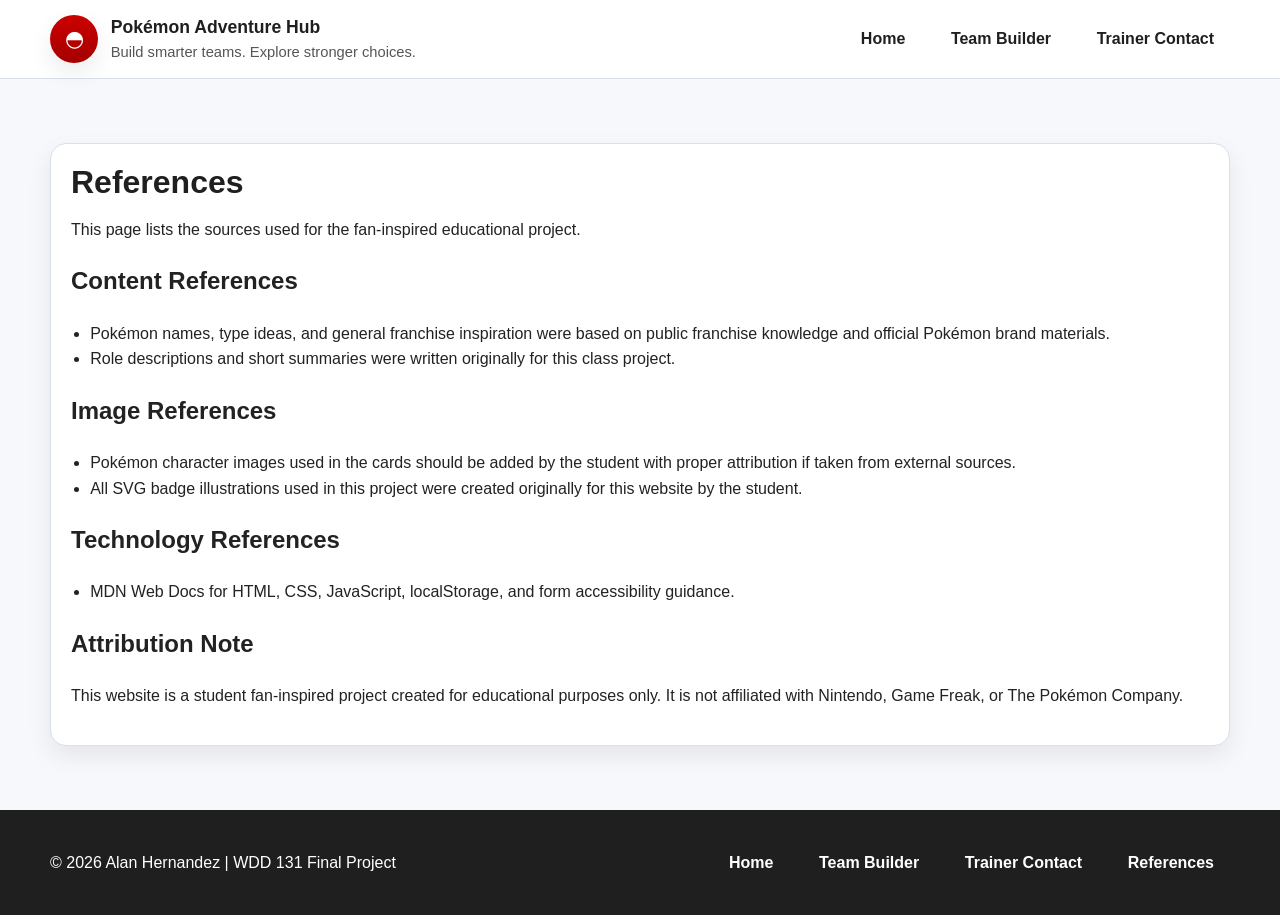
<file: project/references.html>
<!DOCTYPE html>
<html lang="en-US">
<head>
  <meta charset="UTF-8">
  <meta name="viewport" content="width=device-width, initial-scale=1.0">
  <meta name="description" content="References page for the Pokémon Adventure Hub final project.">
  <meta name="author" content="Alan Hernandez">
  <title>Pokémon Adventure Hub | References</title>
  <link rel="stylesheet" href="styles/project.css">
  <script src="scripts/project.js" defer></script>
</head>
<body>
  <a class="skip-link" href="#main-content">Skip to content</a>

  <header class="site-header">
    <div class="container header-inner">
      <div class="brand">
        <span class="brand-mark" aria-hidden="true">◓</span>
        <div>
          <p class="site-name">Pokémon Adventure Hub</p>
          <p class="site-tagline">Build smarter teams. Explore stronger choices.</p>
        </div>
      </div>

      <button class="menu-toggle" type="button" aria-label="Open navigation menu" aria-expanded="false">☰</button>

      <nav class="site-nav" aria-label="Main navigation">
        <ul class="navigation">
          <li><a href="index.html">Home</a></li>
          <li><a href="team.html">Team Builder</a></li>
          <li><a href="contact.html">Trainer Contact</a></li>
        </ul>
      </nav>
    </div>
  </header>

  <main id="main-content" class="section">
    <div class="container references-content">
      <h1>References</h1>
      <p>This page lists the sources used for the fan-inspired educational project.</p>

      <h2>Content References</h2>
      <ul>
        <li>Pokémon names, type ideas, and general franchise inspiration were based on public franchise knowledge and official Pokémon brand materials.</li>
        <li>Role descriptions and short summaries were written originally for this class project.</li>
      </ul>

      <h2>Image References</h2>
      <ul>
        <li>Pokémon character images used in the cards should be added by the student with proper attribution if taken from external sources.</li>
        <li>All SVG badge illustrations used in this project were created originally for this website by the student.</li>
      </ul>

      <h2>Technology References</h2>
      <ul>
        <li>MDN Web Docs for HTML, CSS, JavaScript, localStorage, and form accessibility guidance.</li>
      </ul>

      <h2>Attribution Note</h2>
      <p>
        This website is a student fan-inspired project created for educational purposes only. It is not affiliated with
        Nintendo, Game Freak, or The Pokémon Company.
      </p>
    </div>
  </main>

  <footer class="site-footer">
    <div class="container footer-inner">
      <p>&copy; <span id="currentyear"></span> Alan Hernandez | WDD 131 Final Project</p>
      <nav aria-label="Footer navigation">
        <ul class="footer-links">
          <li><a href="index.html">Home</a></li>
          <li><a href="team.html">Team Builder</a></li>
          <li><a href="contact.html">Trainer Contact</a></li>
          <li><a href="references.html">References</a></li>
        </ul>
      </nav>
    </div>
  </footer>
</body>
</html>
</file>
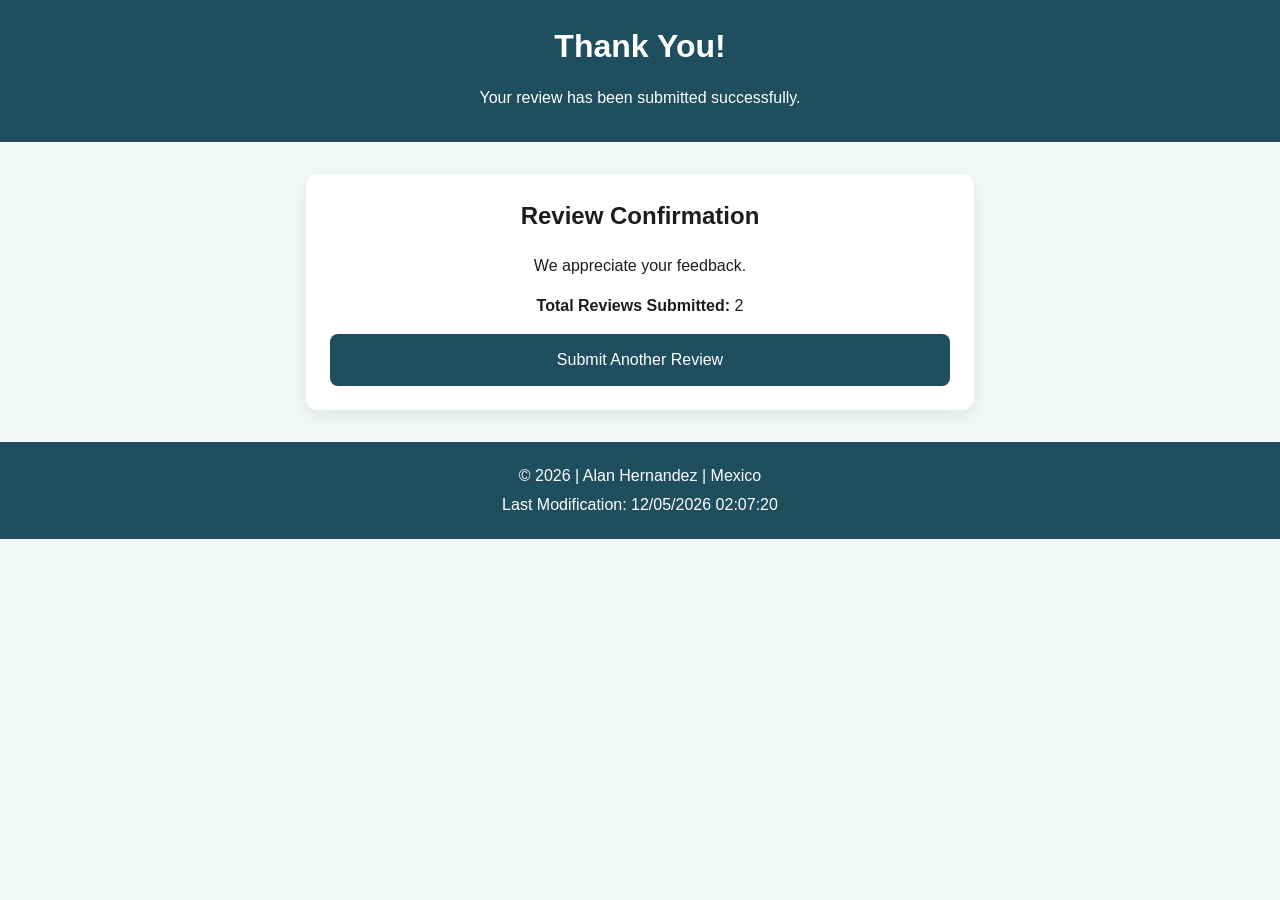
<file: project/review.html>
<!DOCTYPE html>
<html lang="en-US">
<head>
  <meta charset="UTF-8">
  <meta name="viewport" content="width=device-width, initial-scale=1.0">
  <meta name="description" content="Review confirmation page">
  <meta name="author" content="Alan Hernandez">
  <title>Review Submitted</title>
  <link rel="stylesheet" href="styles/form.css">
  <script src="scripts/review.js" defer></script>
</head>
<body>
  <header>
    <h1>Thank You!</h1>
    <p>Your review has been submitted successfully.</p>
  </header>

  <main>
    <section class="confirmation-card">
      <h2>Review Confirmation</h2>
      <p>We appreciate your feedback.</p>
      <p><strong>Total Reviews Submitted:</strong> <span id="reviewCount">0</span></p>

      <a href="form.html" class="back-link">Submit Another Review</a>
    </section>
  </main>

  <footer>
    <p>&copy; 2026 | Alan Hernandez | Mexico</p>
    <p id="lastModified"></p>
  </footer>
</body>
</html>
</file>
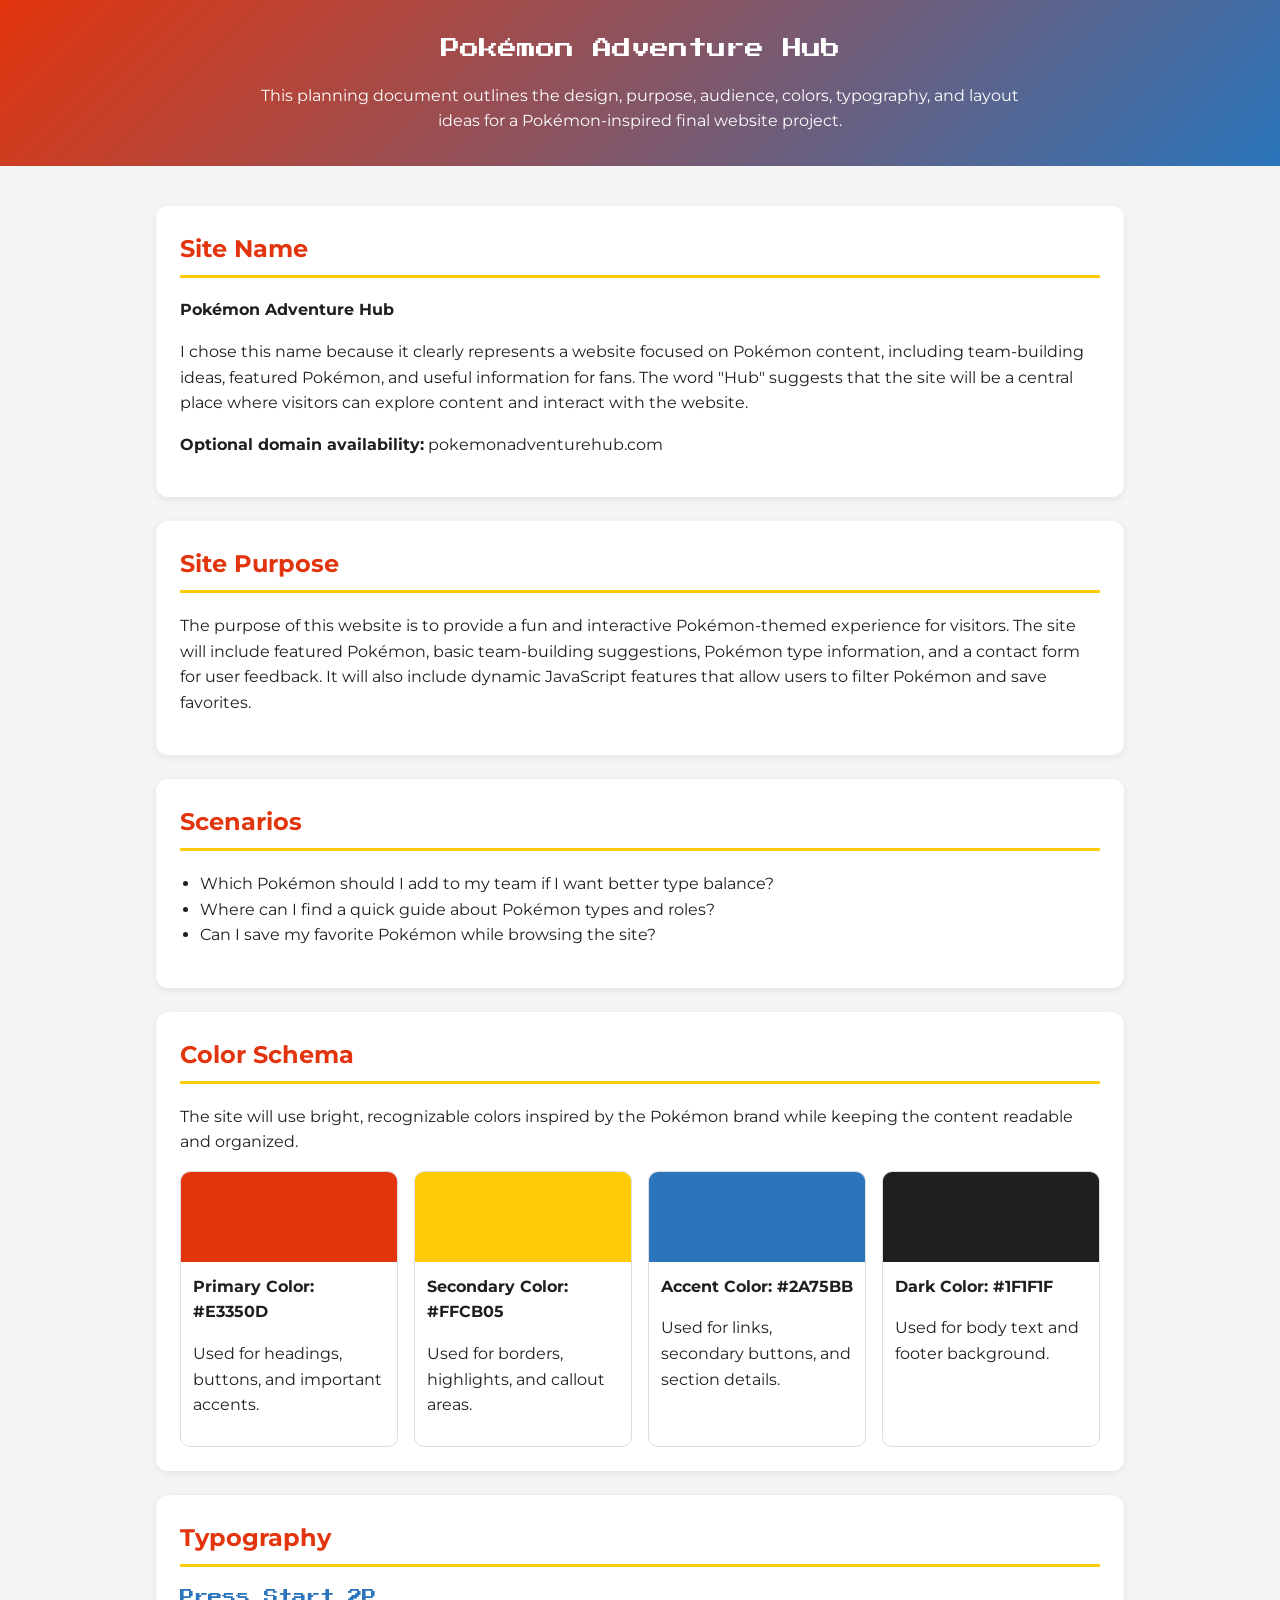
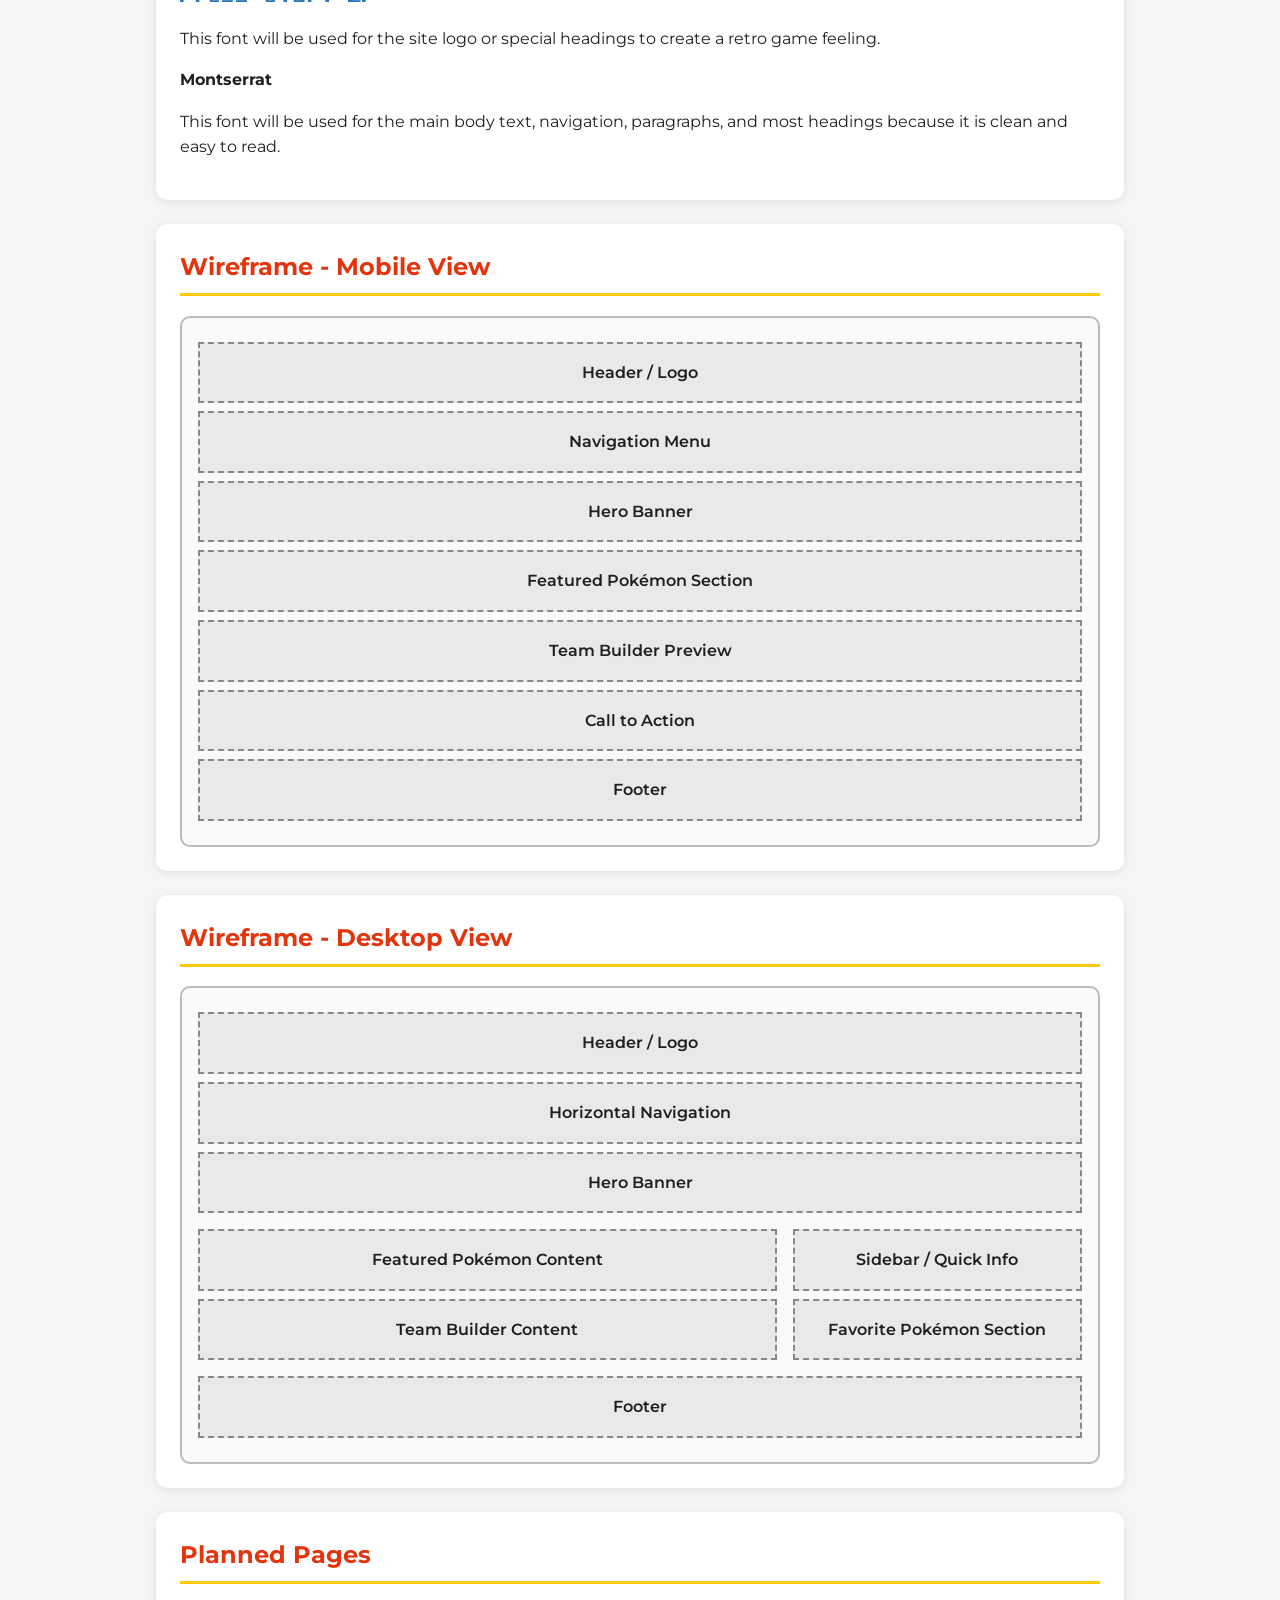
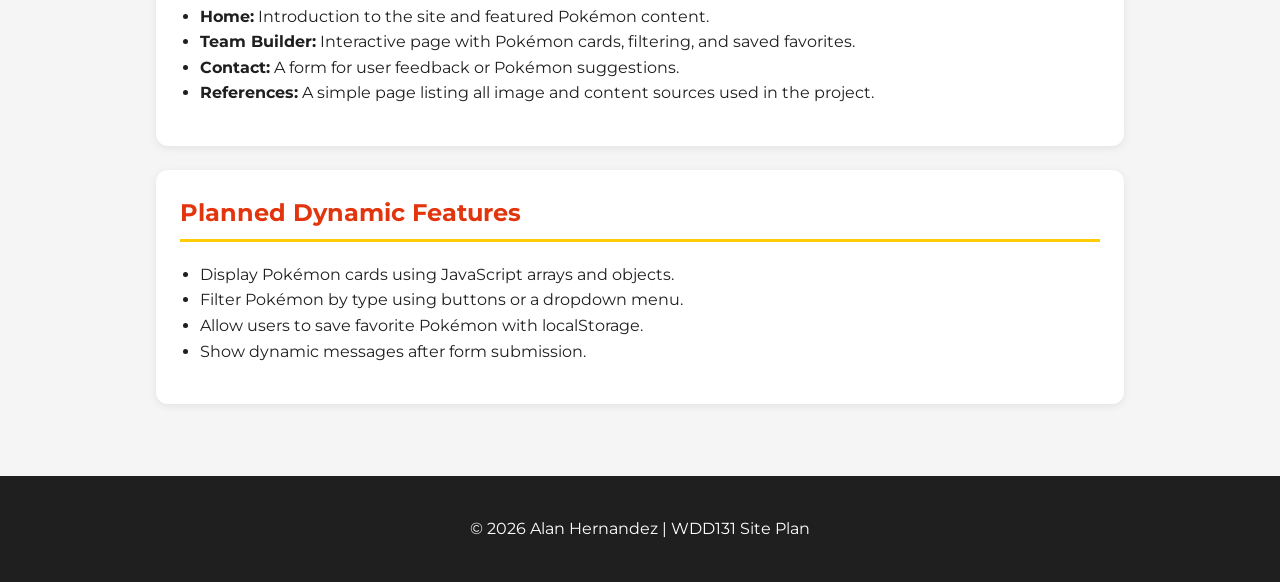
<file: project/siteplan.html>
<!DOCTYPE html>
<html lang="en-US">
<head>
  <meta charset="UTF-8">
  <meta name="viewport" content="width=device-width, initial-scale=1.0">
  <meta name="description" content="Website planning document for a Pokémon-inspired WDD131 final project.">
  <meta name="author" content="Alan Hernandez">
  <title>Pokémon Adventure Hub | Site Plan</title>

  <link rel="preconnect" href="https://fonts.googleapis.com">
  <link rel="preconnect" href="https://fonts.gstatic.com" crossorigin>
  <link href="https://fonts.googleapis.com/css2?family=Montserrat:wght@400;600;700&family=Press+Start+2P&display=swap" rel="stylesheet">

  <style>
    :root {
      --primary-color: #e3350d;
      --secondary-color: #ffcb05;
      --dark-color: #1f1f1f;
      --light-color: #f5f5f5;
      --accent-color: #2a75bb;
    }

    * {
      box-sizing: border-box;
    }

    body {
      margin: 0;
      font-family: 'Montserrat', sans-serif;
      background-color: var(--light-color);
      color: var(--dark-color);
      line-height: 1.6;
    }

    header {
      background: linear-gradient(135deg, var(--primary-color), var(--accent-color));
      color: white;
      text-align: center;
      padding: 2rem 1rem;
    }

    .logo {
      font-family: 'Press Start 2P', cursive;
      font-size: 1.2rem;
      line-height: 1.8;
      margin-bottom: 1rem;
    }

    header p {
      max-width: 800px;
      margin: 0 auto;
    }

    main {
      max-width: 1000px;
      margin: 0 auto;
      padding: 1rem;
    }

    section {
      background-color: white;
      margin: 1.5rem 0;
      padding: 1.5rem;
      border-radius: 12px;
      box-shadow: 0 2px 8px rgba(0, 0, 0, 0.08);
    }

    h1, h2, h3 {
      margin-top: 0;
    }

    h2 {
      color: var(--primary-color);
      border-bottom: 3px solid var(--secondary-color);
      padding-bottom: 0.4rem;
    }

    ul {
      padding-left: 1.25rem;
    }

    .color-boxes {
      display: grid;
      grid-template-columns: repeat(auto-fit, minmax(180px, 1fr));
      gap: 1rem;
      margin-top: 1rem;
    }

    .color-card {
      border-radius: 10px;
      overflow: hidden;
      border: 1px solid #ddd;
      background-color: white;
    }

    .swatch {
      height: 90px;
    }

    .color-info {
      padding: 0.75rem;
    }

    .wireframe {
      border: 2px solid #bbb;
      padding: 1rem;
      margin-top: 1rem;
      border-radius: 10px;
      background-color: #fafafa;
    }

    .wf-box {
      border: 2px dashed #888;
      background-color: #e9e9e9;
      text-align: center;
      padding: 1rem;
      margin: 0.5rem 0;
      font-weight: 600;
    }

    .desktop-layout {
      display: grid;
      grid-template-columns: 2fr 1fr;
      gap: 1rem;
    }

    footer {
      text-align: center;
      padding: 1.5rem;
      background-color: var(--dark-color);
      color: white;
      margin-top: 2rem;
    }

    .font-sample-title {
      font-family: 'Press Start 2P', cursive;
      font-size: 0.9rem;
      color: var(--accent-color);
    }

    .font-sample-body {
      font-family: 'Montserrat', sans-serif;
    }

    @media (max-width: 700px) {
      .desktop-layout {
        grid-template-columns: 1fr;
      }

      .logo {
        font-size: 1rem;
      }
    }
  </style>
</head>
<body>
  <header>
    <div class="logo">Pokémon Adventure Hub</div>
    <p>This planning document outlines the design, purpose, audience, colors, typography, and layout ideas for a Pokémon-inspired final website project.</p>
  </header>

  <main>
    <section>
      <h2>Site Name</h2>
      <p><strong>Pokémon Adventure Hub</strong></p>
      <p>
        I chose this name because it clearly represents a website focused on Pokémon content, including team-building ideas,
        featured Pokémon, and useful information for fans. The word "Hub" suggests that the site will be a central place
        where visitors can explore content and interact with the website.
      </p>
      <p><strong>Optional domain availability:</strong> pokemonadventurehub.com</p>
    </section>

    <section>
      <h2>Site Purpose</h2>
      <p>
        The purpose of this website is to provide a fun and interactive Pokémon-themed experience for visitors. The site will
        include featured Pokémon, basic team-building suggestions, Pokémon type information, and a contact form for user feedback.
        It will also include dynamic JavaScript features that allow users to filter Pokémon and save favorites.
      </p>
    </section>

    <section>
      <h2>Scenarios</h2>
      <ul>
        <li>Which Pokémon should I add to my team if I want better type balance?</li>
        <li>Where can I find a quick guide about Pokémon types and roles?</li>
        <li>Can I save my favorite Pokémon while browsing the site?</li>
      </ul>
    </section>

    <section>
      <h2>Color Schema</h2>
      <p>The site will use bright, recognizable colors inspired by the Pokémon brand while keeping the content readable and organized.</p>

      <div class="color-boxes">
        <div class="color-card">
          <div class="swatch" style="background-color: #e3350d;"></div>
          <div class="color-info">
            <strong>Primary Color: #E3350D</strong>
            <p>Used for headings, buttons, and important accents.</p>
          </div>
        </div>

        <div class="color-card">
          <div class="swatch" style="background-color: #ffcb05;"></div>
          <div class="color-info">
            <strong>Secondary Color: #FFCB05</strong>
            <p>Used for borders, highlights, and callout areas.</p>
          </div>
        </div>

        <div class="color-card">
          <div class="swatch" style="background-color: #2a75bb;"></div>
          <div class="color-info">
            <strong>Accent Color: #2A75BB</strong>
            <p>Used for links, secondary buttons, and section details.</p>
          </div>
        </div>

        <div class="color-card">
          <div class="swatch" style="background-color: #1f1f1f;"></div>
          <div class="color-info">
            <strong>Dark Color: #1F1F1F</strong>
            <p>Used for body text and footer background.</p>
          </div>
        </div>
      </div>
    </section>

    <section>
      <h2>Typography</h2>
      <p class="font-sample-title">Press Start 2P</p>
      <p>
        This font will be used for the site logo or special headings to create a retro game feeling.
      </p>

      <p class="font-sample-body"><strong>Montserrat</strong></p>
      <p>
        This font will be used for the main body text, navigation, paragraphs, and most headings because it is clean and easy to read.
      </p>
    </section>

    <section>
      <h2>Wireframe - Mobile View</h2>
      <div class="wireframe">
        <div class="wf-box">Header / Logo</div>
        <div class="wf-box">Navigation Menu</div>
        <div class="wf-box">Hero Banner</div>
        <div class="wf-box">Featured Pokémon Section</div>
        <div class="wf-box">Team Builder Preview</div>
        <div class="wf-box">Call to Action</div>
        <div class="wf-box">Footer</div>
      </div>
    </section>

    <section>
      <h2>Wireframe - Desktop View</h2>
      <div class="wireframe">
        <div class="wf-box">Header / Logo</div>
        <div class="wf-box">Horizontal Navigation</div>
        <div class="wf-box">Hero Banner</div>

        <div class="desktop-layout">
          <div>
            <div class="wf-box">Featured Pokémon Content</div>
            <div class="wf-box">Team Builder Content</div>
          </div>
          <div>
            <div class="wf-box">Sidebar / Quick Info</div>
            <div class="wf-box">Favorite Pokémon Section</div>
          </div>
        </div>

        <div class="wf-box">Footer</div>
      </div>
    </section>

    <section>
      <h2>Planned Pages</h2>
      <ul>
        <li><strong>Home:</strong> Introduction to the site and featured Pokémon content.</li>
        <li><strong>Team Builder:</strong> Interactive page with Pokémon cards, filtering, and saved favorites.</li>
        <li><strong>Contact:</strong> A form for user feedback or Pokémon suggestions.</li>
        <li><strong>References:</strong> A simple page listing all image and content sources used in the project.</li>
      </ul>
    </section>

    <section>
      <h2>Planned Dynamic Features</h2>
      <ul>
        <li>Display Pokémon cards using JavaScript arrays and objects.</li>
        <li>Filter Pokémon by type using buttons or a dropdown menu.</li>
        <li>Allow users to save favorite Pokémon with localStorage.</li>
        <li>Show dynamic messages after form submission.</li>
      </ul>
    </section>
  </main>

  <footer>
    <p>&copy; 2026 Alan Hernandez | WDD131 Site Plan</p>
  </footer>
</body>
</html>
</file>
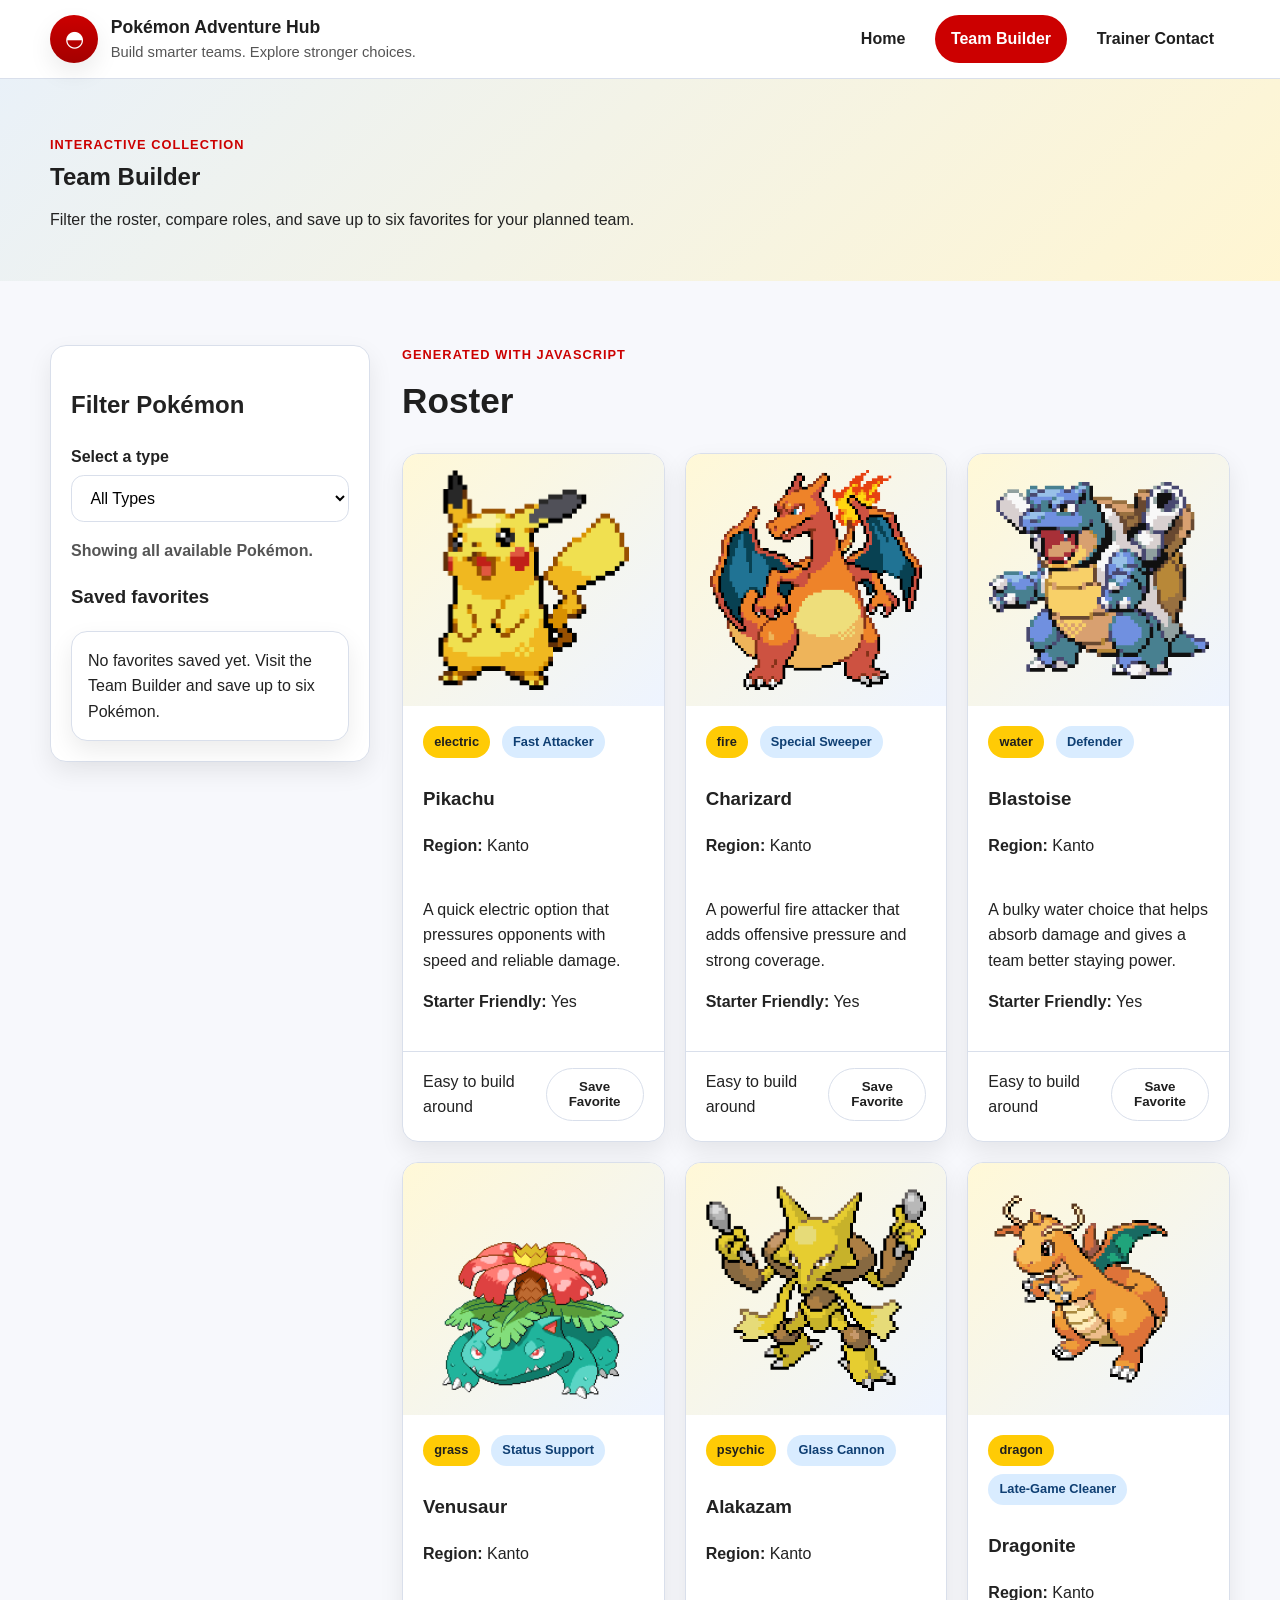
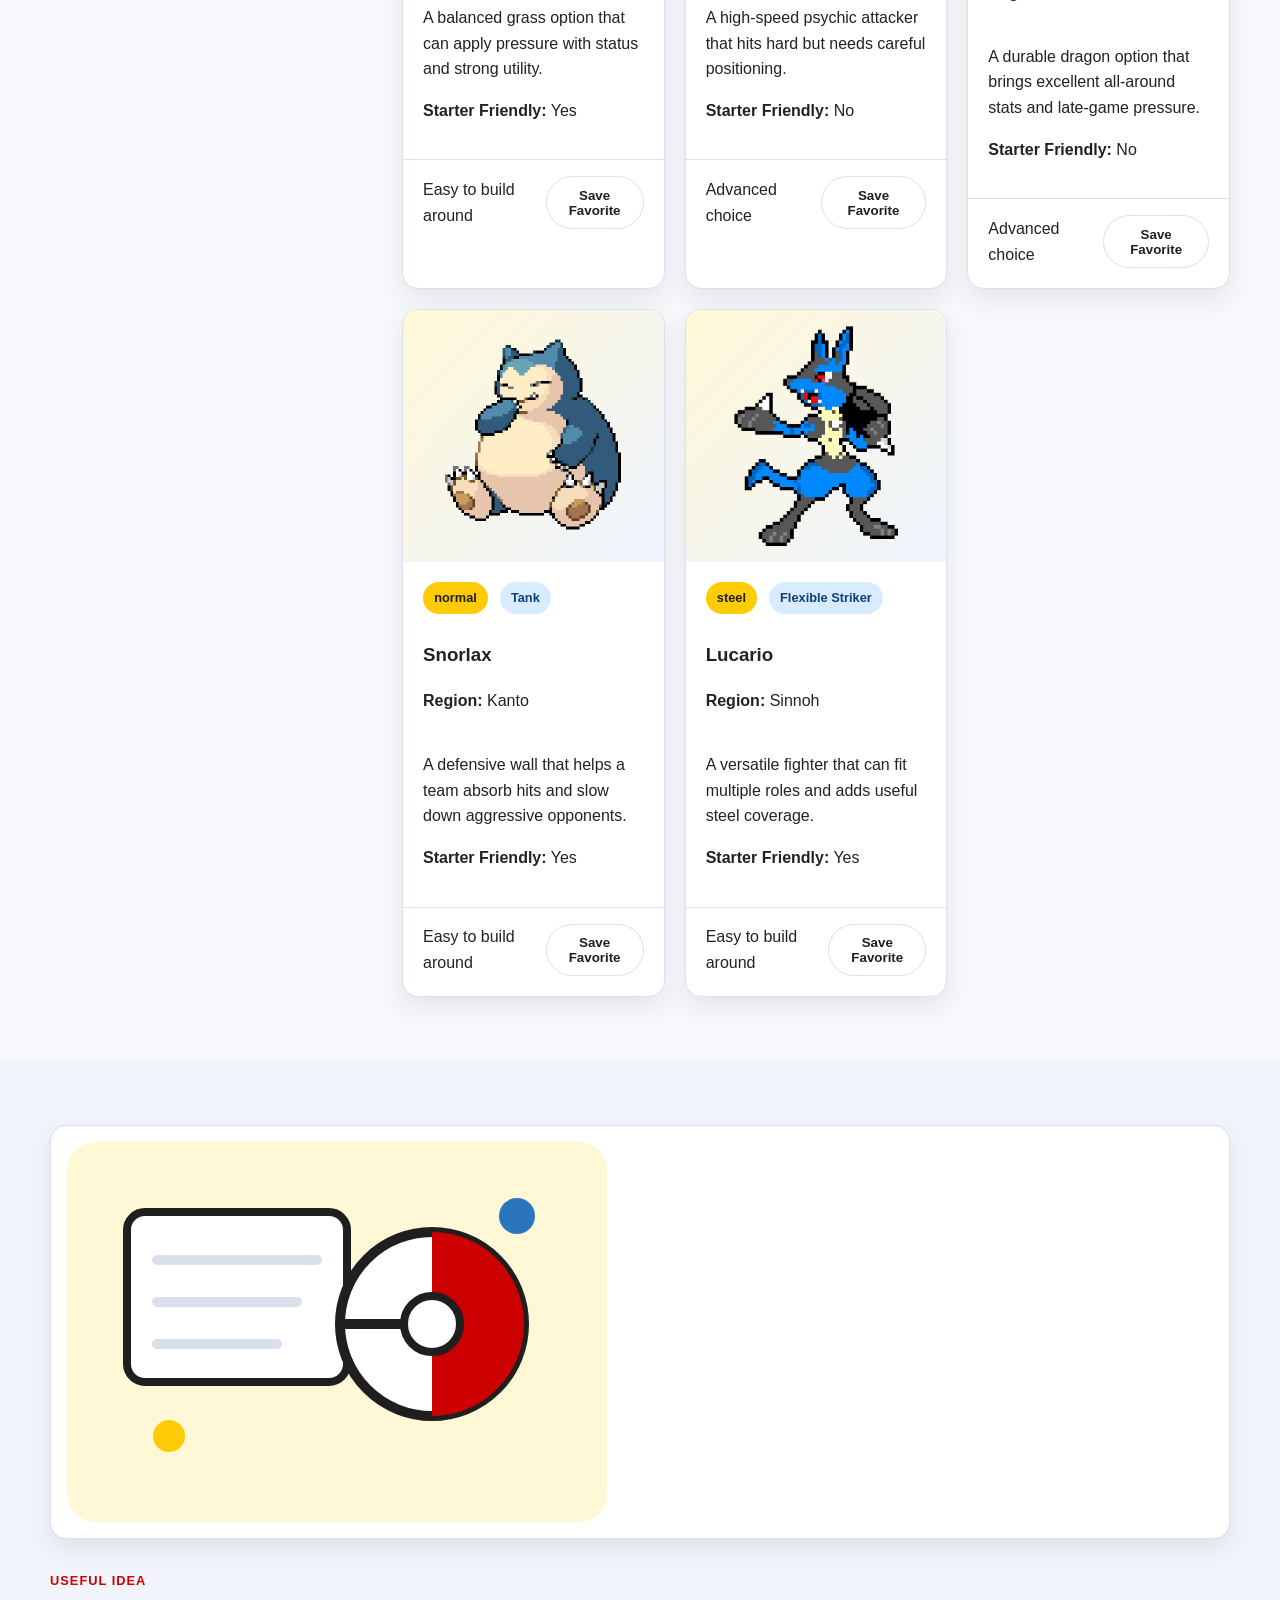
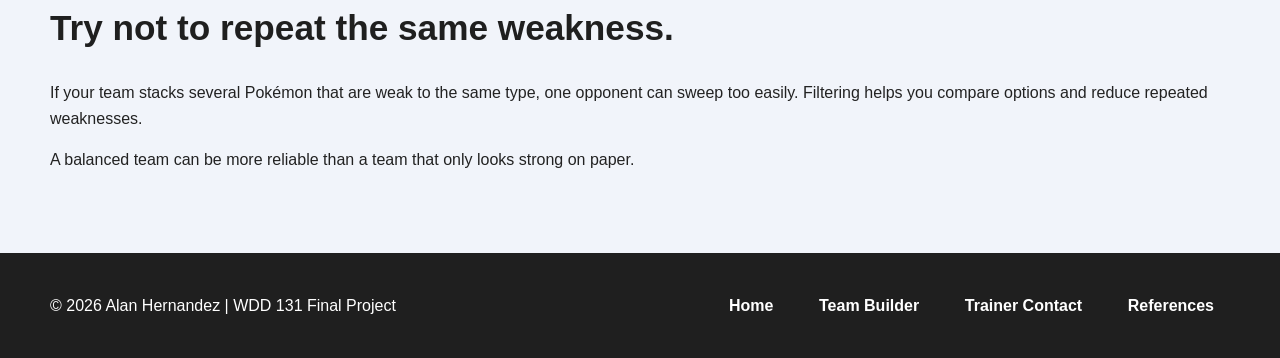
<file: project/team.html>
<!DOCTYPE html>
<html lang="en-US">
<head>
  <meta charset="UTF-8">
  <meta name="viewport" content="width=device-width, initial-scale=1.0">
  <meta name="description" content="Use the Pokémon Adventure Hub team builder to filter Pokémon by type, compare roles, and save favorites to local storage.">
  <meta name="author" content="Alan Hernandez">
  <title>Pokémon Adventure Hub | Team Builder</title>
  <link rel="stylesheet" href="styles/project.css">
  <script src="scripts/project.js" defer></script>
</head>
<body>
  <a class="skip-link" href="#main-content">Skip to content</a>

  <header class="site-header">
    <div class="container header-inner">
      <div class="brand">
        <span class="brand-mark" aria-hidden="true">◓</span>
        <div>
          <p class="site-name">Pokémon Adventure Hub</p>
          <p class="site-tagline">Build smarter teams. Explore stronger choices.</p>
        </div>
      </div>

      <button class="menu-toggle" type="button" aria-label="Open navigation menu" aria-expanded="false">☰</button>

      <nav class="site-nav" aria-label="Main navigation">
        <ul class="navigation">
          <li><a href="index.html">Home</a></li>
          <li><a class="active" href="team.html">Team Builder</a></li>
          <li><a href="contact.html">Trainer Contact</a></li>
        </ul>
      </nav>
    </div>
  </header>

  <main id="main-content">
    <section class="page-banner">
      <div class="container">
        <p class="eyebrow">Interactive collection</p>
        <h1>Team Builder</h1>
        <p>Filter the roster, compare roles, and save up to six favorites for your planned team.</p>
      </div>
    </section>

    <section class="section">
      <div class="container controls-layout">
        <div class="filter-panel">
          <h2>Filter Pokémon</h2>
          <label for="type-filter">Select a type</label>
          <select id="type-filter" name="type-filter">
            <option value="all">All Types</option>
            <option value="electric">Electric</option>
            <option value="fire">Fire</option>
            <option value="water">Water</option>
            <option value="grass">Grass</option>
            <option value="psychic">Psychic</option>
            <option value="dragon">Dragon</option>
            <option value="normal">Normal</option>
            <option value="steel">Steel</option>
          </select>

          <p id="results-summary" class="results-summary">Showing all available Pokémon.</p>

          <div class="favorites-callout">
            <h3>Saved favorites</h3>
            <div id="favorites-panel" class="favorites-panel" aria-live="polite"></div>
          </div>
        </div>

        <div class="roster-panel">
          <div class="section-heading">
            <p class="eyebrow">Generated with JavaScript</p>
            <h2>Roster</h2>
          </div>

          <div id="pokemon-list" class="card-grid" aria-live="polite"></div>
        </div>
      </div>
    </section>

    <section class="section alt-section">
      <div class="container split-layout">
        <div class="image-panel">
          <img src="images/team-badge.svg" alt="Original team guide emblem with battle board, stars, and a bold circular badge." width="540" height="380" loading="lazy">
        </div>

        <div>
          <div class="section-heading">
            <p class="eyebrow">Useful idea</p>
            <h2>Try not to repeat the same weakness.</h2>
          </div>
          <p>
            If your team stacks several Pokémon that are weak to the same type, one opponent can
            sweep too easily. Filtering helps you compare options and reduce repeated weaknesses.
          </p>
          <p>
            A balanced team can be more reliable than a team that only looks strong on paper.
          </p>
        </div>
      </div>
    </section>
  </main>

  <footer class="site-footer">
    <div class="container footer-inner">
      <p>&copy; <span id="currentyear"></span> Alan Hernandez | WDD 131 Final Project</p>
      <nav aria-label="Footer navigation">
        <ul class="footer-links">
          <li><a href="index.html">Home</a></li>
          <li><a href="team.html">Team Builder</a></li>
          <li><a href="contact.html">Trainer Contact</a></li>
          <li><a href="references.html">References</a></li>
        </ul>
      </nav>
    </div>
  </footer>
</body>
</html>
</file>
<file: styles/base.css>
:root {
  --primary-color: #1f3c88;
  --secondary-color: #f4b400;
  --accent-color: #ffffff;
  --background-color: #f5f7fb;
  --surface-color: #ffffff;
  --text-color: #1f2937;
  --muted-color: #4b5563;
  --border-color: #dbe2ea;
  --shadow: 0 10px 25px rgba(0, 0, 0, 0.08);

  --heading-font: "Montserrat", sans-serif;
  --body-font: "Roboto", sans-serif;

  --max-width: 1000px;
}

* {
  box-sizing: border-box;
}

body {
  margin: 0;
  font-family: var(--body-font);
  color: var(--text-color);
  background-color: var(--background-color);
  line-height: 1.6;
}

header {
  background-color: var(--primary-color);
  color: var(--accent-color);
}

#course-title {
  display: block;
  text-align: center;
  font-family: var(--heading-font);
  font-size: 1.8rem;
  font-weight: 700;
  padding: 1.25rem 1rem;
}

nav {
  display: flex;
  justify-content: center;
  align-items: center;
  flex-wrap: wrap;
  gap: 0.5rem;
  background-color: #12295f;
  padding: 0.75rem 1rem;
}

nav a {
  color: var(--accent-color);
  text-decoration: none;
  padding: 0.75rem 1rem;
  border-radius: 8px;
  font-weight: 500;
  transition: background-color 0.3s ease, transform 0.2s ease;
}

nav a:hover {
  background-color: var(--secondary-color);
  color: #111827;
  transform: translateY(-2px);
}

main {
  max-width: var(--max-width);
  margin: 2rem auto;
  padding: 0 1rem;
}

h1 {
  text-align: center;
  font-family: var(--heading-font);
  color: var(--primary-color);
  margin-bottom: 2rem;
}

.card {
  background-color: var(--surface-color);
  border: 1px solid var(--border-color);
  border-radius: 14px;
  box-shadow: var(--shadow);
  margin-bottom: 2rem;
  overflow: hidden;
}

.card h2 {
  margin: 0;
  padding: 1rem;
  text-align: center;
  font-family: var(--heading-font);
  background-color: var(--primary-color);
  color: var(--accent-color);
}

.card-content {
  display: grid;
  grid-template-columns: 2fr 1fr;
  gap: 1.5rem;
  align-items: center;
  padding: 1.5rem;
}

.location-layout {
  grid-template-columns: 1fr 2fr;
}

.text-content p {
  margin-top: 0;
  color: var(--muted-color);
}

img {
  display: block;
  width: 100%;
  height: auto;
  border-radius: 10px;
  border: 1px solid var(--border-color);
}

footer {
  background-color: var(--primary-color);
  color: var(--accent-color);
  text-align: center;
  padding: 1.5rem 1rem;
}

footer p {
  margin: 0.35rem 0;
}

#lastModified {
  color: var(--secondary-color);
  font-size: 0.95rem;
}

@media (max-width: 768px) {
  #course-title {
    font-size: 1.4rem;
  }

  .card-content,
  .location-layout {
    grid-template-columns: 1fr;
  }

  nav {
    flex-direction: column;
  }

  nav a {
    width: 100%;
    text-align: center;
  }
}
</file>
<file: project/styles/project.css>
:root {
  --primary-color: #cc0000;
  --secondary-color: #ffcb05;
  --accent-color: #2a75bb;
  --dark-color: #1f1f1f;
  --text-color: #222222;
  --background-color: #f7f8fc;
  --surface-color: #ffffff;
  --muted-color: #f1f4fa;
  --border-color: #d9dfeb;
  --success-color: #0f7b46;
  --shadow: 0 10px 25px rgba(0, 0, 0, 0.08);
  --max-width: 1180px;
  --radius: 16px;
}

*,
*::before,
*::after {
  box-sizing: border-box;
}

html {
  scroll-behavior: smooth;
}

body {
  margin: 0;
  font-family: Arial, Helvetica, sans-serif;
  color: var(--text-color);
  background-color: var(--background-color);
  line-height: 1.6;
}

img {
  display: block;
  max-width: 100%;
  height: auto;
}

a {
  color: var(--accent-color);
  text-decoration: none;
}

a:hover,
a:focus-visible {
  text-decoration: underline;
}

.skip-link {
  position: absolute;
  left: -9999px;
  top: auto;
}

.skip-link:focus {
  left: 1rem;
  top: 1rem;
  z-index: 1000;
  background-color: var(--secondary-color);
  color: var(--dark-color);
  padding: 0.75rem 1rem;
  border-radius: 0.5rem;
}

.container {
  width: min(100% - 2rem, var(--max-width));
  margin-inline: auto;
}

.site-header {
  background-color: var(--surface-color);
  border-bottom: 1px solid var(--border-color);
  position: sticky;
  top: 0;
  z-index: 20;
}

.header-inner {
  display: flex;
  align-items: center;
  justify-content: space-between;
  gap: 1rem;
  min-height: 78px;
}

.brand {
  display: flex;
  align-items: center;
  gap: 0.8rem;
}

.brand-mark {
  display: inline-grid;
  place-items: center;
  width: 48px;
  height: 48px;
  border-radius: 50%;
  background: linear-gradient(180deg, var(--primary-color), #a40000);
  color: white;
  font-size: 1.4rem;
  box-shadow: var(--shadow);
}

.site-name,
.site-tagline {
  margin: 0;
}

.site-name {
  font-size: 1.1rem;
  font-weight: 700;
  color: var(--dark-color);
}

.site-tagline {
  font-size: 0.92rem;
  color: #555555;
}

.menu-toggle {
  display: none;
  border: 1px solid var(--border-color);
  background-color: var(--surface-color);
  color: var(--dark-color);
  padding: 0.65rem 0.8rem;
  border-radius: 0.7rem;
  font-size: 1.15rem;
}

.site-nav {
  display: block;
}

.navigation,
.footer-links {
  display: flex;
  align-items: center;
  gap: 0.85rem;
  margin: 0;
  padding: 0;
  list-style: none;
}

.navigation a,
.footer-links a {
  display: inline-block;
  padding: 0.7rem 1rem;
  border-radius: 999px;
  color: var(--dark-color);
  font-weight: 700;
}

.navigation a:hover,
.navigation a:focus-visible,
.footer-links a:hover,
.footer-links a:focus-visible {
  background-color: var(--secondary-color);
  color: var(--dark-color);
  text-decoration: none;
}

.navigation a.active {
  background-color: var(--primary-color);
  color: white;
}

.hero {
  background:
    radial-gradient(circle at top left, rgba(255, 203, 5, 0.22), transparent 35%),
    linear-gradient(135deg, #ffffff, #eef4ff);
  padding: 4rem 0;
}

.hero-grid,
.split-layout,
.form-layout,
.controls-layout {
  display: grid;
  gap: 2rem;
  align-items: center;
}

.hero-grid {
  grid-template-columns: 1.15fr 0.85fr;
}

.hero-copy h1,
.page-banner h1,
.references-content h1 {
  margin: 0 0 1rem;
  line-height: 1.15;
  color: var(--dark-color);
}

.hero-copy h1 {
  font-size: clamp(2rem, 4vw, 3.4rem);
}

.eyebrow {
  margin: 0 0 0.5rem;
  color: var(--primary-color);
  font-weight: 700;
  text-transform: uppercase;
  letter-spacing: 0.08em;
  font-size: 0.8rem;
}

.hero-actions {
  display: flex;
  flex-wrap: wrap;
  gap: 0.85rem;
  margin-top: 1.5rem;
}

.button {
  display: inline-block;
  border: none;
  border-radius: 999px;
  padding: 0.85rem 1.2rem;
  font-weight: 700;
  cursor: pointer;
}

.primary-button {
  background-color: var(--primary-color);
  color: white;
}

.primary-button:hover,
.primary-button:focus-visible {
  background-color: #a80000;
  text-decoration: none;
}

.secondary-button {
  background-color: var(--secondary-color);
  color: var(--dark-color);
}

.secondary-button:hover,
.secondary-button:focus-visible {
  background-color: #e8b800;
  text-decoration: none;
}

.section {
  padding: 4rem 0;
}

.alt-section {
  background-color: var(--muted-color);
}

.section-heading {
  margin-bottom: 1.5rem;
}

.section-heading h2 {
  margin: 0.25rem 0 0.5rem;
  font-size: clamp(1.6rem, 3vw, 2.2rem);
  color: var(--dark-color);
}

.feature-grid,
.card-grid {
  display: grid;
  gap: 1.25rem;
}

.feature-grid {
  grid-template-columns: repeat(3, minmax(0, 1fr));
}

.card-grid {
  grid-template-columns: repeat(3, minmax(0, 1fr));
}

.feature-card,
.pokemon-card,
.filter-panel,
.contact-aside,
.references-content,
.favorites-panel,
.image-panel {
  background-color: var(--surface-color);
  border: 1px solid var(--border-color);
  border-radius: var(--radius);
  box-shadow: var(--shadow);
}

.feature-card,
.filter-panel,
.contact-aside,
.references-content {
  padding: 1.25rem;
}

.pokemon-card {
  overflow: hidden;
}

.pokemon-image-wrapper {
  background: linear-gradient(135deg, #fff8d7, #eef4ff);
  padding: 1rem;
  min-height: 240px;
  display: flex;
  align-items: center;
  justify-content: center;
}

.pokemon-image {
  width: 100%;
  max-width: 220px;
  height: 220px;
  object-fit: contain;
}

.card-top {
  padding: 1.25rem 1.25rem 0.4rem;
}

.card-body {
  padding: 0 1.25rem 1.25rem;
}

.card-footer {
  padding: 1rem 1.25rem 1.25rem;
  border-top: 1px solid var(--border-color);
  display: flex;
  justify-content: space-between;
  gap: 0.75rem;
  align-items: center;
}

.type-badge,
.role-badge {
  display: inline-block;
  border-radius: 999px;
  padding: 0.35rem 0.7rem;
  margin-right: 0.45rem;
  margin-bottom: 0.45rem;
  font-size: 0.8rem;
  font-weight: 700;
}

.type-badge {
  background-color: var(--secondary-color);
  color: var(--dark-color);
}

.role-badge {
  background-color: #d9ecff;
  color: #0f3f73;
}

.favorite-button,
.remove-button {
  border: 1px solid var(--border-color);
  background-color: var(--surface-color);
  border-radius: 999px;
  padding: 0.65rem 0.95rem;
  font-weight: 700;
  cursor: pointer;
  color: var(--dark-color);
}

.favorite-button:hover,
.favorite-button:focus-visible,
.remove-button:hover,
.remove-button:focus-visible {
  background-color: var(--secondary-color);
}

.favorite-button.saved {
  background-color: var(--primary-color);
  color: white;
  border-color: var(--primary-color);
}

.page-banner {
  padding: 3.5rem 0 2rem;
  background: linear-gradient(135deg, rgba(42, 117, 187, 0.1), rgba(255, 203, 5, 0.18)), #ffffff;
}

.controls-layout {
  grid-template-columns: 320px 1fr;
  align-items: start;
}

.filter-panel label,
.trainer-form label,
.trainer-form legend {
  font-weight: 700;
}

select,
input[type="text"],
input[type="email"],
textarea {
  width: 100%;
  margin-top: 0.35rem;
  padding: 0.8rem 0.9rem;
  border: 1px solid var(--border-color);
  border-radius: 0.8rem;
  font: inherit;
  background-color: white;
}

.form-group {
  margin-bottom: 1rem;
}

.radio-group {
  display: grid;
  gap: 0.65rem;
  margin-top: 0.6rem;
}

.checkbox-line label {
  font-weight: 400;
}

.results-summary {
  font-weight: 700;
  color: #555555;
}

.favorites-panel {
  padding: 1rem;
}

.favorite-list {
  display: grid;
  gap: 0.8rem;
}

.favorite-item {
  display: flex;
  justify-content: space-between;
  gap: 0.75rem;
  align-items: center;
  padding: 0.8rem;
  border-radius: 0.9rem;
  background-color: #fff8d7;
  border: 1px solid #f0df8c;
}

.favorite-item p {
  margin: 0;
}

.favorite-empty {
  margin: 0;
}

.form-layout {
  grid-template-columns: 1.1fr 0.9fr;
}

.contact-aside {
  align-self: stretch;
}

.form-response {
  min-height: 2rem;
  margin-top: 1rem;
  font-weight: 700;
  color: var(--success-color);
}

.image-panel {
  padding: 1rem;
}

.site-footer {
  background-color: var(--dark-color);
  color: white;
  padding: 1.8rem 0;
}

.footer-inner {
  display: flex;
  flex-wrap: wrap;
  align-items: center;
  justify-content: space-between;
  gap: 1rem;
}

.site-footer p {
  margin: 0;
}

.site-footer a {
  color: white;
}

.references-content ul {
  padding-left: 1.2rem;
}

@media (max-width: 900px) {
  .feature-grid,
  .card-grid {
    grid-template-columns: 1fr 1fr;
  }

  .controls-layout,
  .form-layout,
  .split-layout,
  .hero-grid {
    grid-template-columns: 1fr;
  }
}

@media (max-width: 720px) {
  .menu-toggle {
    display: inline-block;
  }

  .site-nav {
    display: none;
    width: 100%;
  }

  .site-nav.open {
    display: block;
  }

  .header-inner {
    flex-wrap: wrap;
    padding: 0.75rem 0;
  }

  .navigation,
  .footer-links {
    flex-direction: column;
    align-items: stretch;
  }

  .feature-grid,
  .card-grid {
    grid-template-columns: 1fr;
  }

  .navigation a,
  .footer-links a {
    text-align: center;
  }

  .hero,
  .section {
    padding: 3rem 0;
  }
}
</file>
<file: styles/form.css>
:root {
  --primary: #1f4e5f;
  --bg: #f4f7f8;
  --white: #ffffff;
  --border: #cfd8dc;
}

body {
  margin: 0;
  font-family: Arial, sans-serif;
  background: var(--bg);
}

header, footer {
  background: var(--primary);
  color: white;
  text-align: center;
  padding: 1rem;
}

main {
  max-width: 700px;
  margin: 2rem auto;
  padding: 1rem;
}

.review-form, .confirmation-card {
  background: white;
  padding: 1.5rem;
  border-radius: 10px;
}

.form-group {
  margin-bottom: 1rem;
}

label {
  display: block;
  font-weight: bold;
}

input, select, textarea {
  width: 100%;
  padding: 0.7rem;
  margin-top: 0.3rem;
  border: 1px solid var(--border);
  border-radius: 6px;
}

fieldset {
  margin-bottom: 1rem;
  border-radius: 6px;
}

.submit-btn, .back-link {
  background: var(--primary);
  color: white;
  padding: 0.8rem;
  border: none;
  text-decoration: none;
  display: block;
  text-align: center;
  border-radius: 6px;
  cursor: pointer;
}

.submit-btn:hover, .back-link:hover {
  background: #163946;
}

@media (min-width: 700px) {
  .rating-group {
    display: flex;
    gap: 10px;
  }
}
</file>
<file: styles/place.css>
:root {
  --primary-color: #bc002d;
  --secondary-color: #ffffff;
  --accent-color: #1f1f1f;
  --light-bg: #f5f5f5;
  --card-bg: #ffffff;
  --text-color: #222222;
  --max-width: 1200px;
  --shadow: 0 4px 12px rgba(0, 0, 0, 0.12);

  --heading-font: "Playfair Display", serif;
  --body-font: "Montserrat", sans-serif;
}

* {
  box-sizing: border-box;
  margin: 0;
  padding: 0;
}

body {
  font-family: var(--body-font);
  color: var(--text-color);
  background-color: var(--light-bg);
  line-height: 1.6;
}

img {
  display: block;
  max-width: 100%;
  height: auto;
}

header {
  background-color: var(--primary-color);
  color: var(--secondary-color);
  text-align: center;
  padding: 1.5rem 1rem;
}

.header-content {
  max-width: var(--max-width);
  margin: 0 auto;
}

header h1 {
  font-family: var(--heading-font);
  font-size: 2rem;
  margin-bottom: 0.5rem;
}

.tagline {
  font-size: 1rem;
}

main {
  max-width: var(--max-width);
  margin: 0 auto;
}

.hero img {
  width: 100%;
  object-fit: cover;
}

.content-grid {
  display: grid;
  grid-template-columns: 1fr;
  gap: 1rem;
  padding: 1rem;
}

.card {
  background-color: var(--card-bg);
  border-radius: 12px;
  box-shadow: var(--shadow);
  padding: 1.25rem;
}

.card h2,
.about h2 {
  font-family: var(--heading-font);
  color: var(--primary-color);
  margin-bottom: 1rem;
}

.info-grid p {
  margin-bottom: 0.6rem;
}

.weather-mobile-icon {
  display: flex;
  justify-content: center;
  margin-bottom: 1rem;
}

.about {
  padding: 0 1rem 2rem;
}

.about-content {
  background-color: var(--card-bg);
  box-shadow: var(--shadow);
  border-radius: 12px;
  padding: 1.25rem;
}

footer {
  background-color: var(--accent-color);
  color: var(--secondary-color);
  text-align: center;
  padding: 1rem;
}

footer p {
  margin: 0.4rem 0;
}

/* Larger View */
@media (min-width: 768px) {
  header h1 {
    font-size: 2.8rem;
  }

  .tagline {
    font-size: 1.1rem;
  }

  .hero img {
    max-height: 550px;
  }

  .content-grid {
    grid-template-columns: 1fr 1fr;
    align-items: start;
    gap: 1.5rem;
    padding: 1.5rem;
  }

  .about {
    padding: 0 1.5rem 2rem;
  }

  .weather-mobile-icon {
    display: none;
  }

  .weather-card h2::after {
    content: " ⛅";
    font-size: 1.5rem;
  }
}
</file>
<file: styles/temples.css>
:root {
  --primary-color: #243b53;
  --secondary-color: #d9a441;
  --background-color: #f5f7fa;
  --surface-color: #ffffff;
  --text-color: #102a43;
  --light-text: #ffffff;
  --border-color: #d9e2ec;
  --shadow: 0 8px 20px rgba(0, 0, 0, 0.08);

  --heading-font: "Montserrat", sans-serif;
  --body-font: "Open Sans", sans-serif;

  --max-width: 1100px;
}

* {
  box-sizing: border-box;
}

body {
  margin: 0;
  font-family: var(--body-font);
  background-color: var(--background-color);
  color: var(--text-color);
  line-height: 1.6;
}

header {
  background-color: var(--primary-color);
  color: var(--light-text);
}

.header-top {
  display: flex;
  justify-content: space-between;
  align-items: center;
  padding: 1rem;
}

.site-title {
  font-family: var(--heading-font);
  font-size: 1.5rem;
  font-weight: 700;
}

#menu-button {
  background: none;
  border: none;
  color: var(--light-text);
  font-size: 2rem;
  cursor: pointer;
}

.navigation {
  display: none;
  flex-direction: column;
  background-color: #1b2f45;
}

.navigation.open {
  display: flex;
}

.navigation a {
  color: var(--light-text);
  text-decoration: none;
  text-align: center;
  padding: 1rem;
  transition: background-color 0.3s ease, color 0.3s ease;
}

.navigation a:hover {
  background-color: var(--secondary-color);
  color: #111827;
}

main {
  max-width: var(--max-width);
  margin: 0 auto;
  padding: 1rem;
}

h1 {
  text-align: center;
  font-family: var(--heading-font);
  margin: 1rem 0 2rem;
}

.gallery {
  display: grid;
  grid-template-columns: 1fr;
  gap: 1.5rem;
}

figure {
  margin: 0;
  background-color: var(--surface-color);
  border: 1px solid var(--border-color);
  border-radius: 12px;
  overflow: hidden;
  box-shadow: var(--shadow);
}

figure img {
  display: block;
  width: 100%;
  height: auto;
}

figcaption {
  padding: 0.9rem;
  text-align: center;
  font-weight: 600;
}

footer {
  background-color: var(--primary-color);
  color: var(--light-text);
  text-align: center;
  padding: 1.5rem 1rem;
  margin-top: 2rem;
}

footer p {
  margin: 0.35rem 0;
}

#lastModified {
  color: var(--secondary-color);
}
</file>
<file: styles/temples-large.css>
@media (min-width: 768px) {
  #menu-button {
    display: none;
  }

  .navigation {
    display: flex;
    flex-direction: row;
    justify-content: center;
    gap: 0.5rem;
    padding: 0.5rem 1rem 1rem;
  }

  .navigation a {
    padding: 0.75rem 1.25rem;
    border-radius: 8px;
  }

  .gallery {
    grid-template-columns: repeat(3, 1fr);
  }
}
</file>
<file: project/styles/form.css>
:root {
  --primary: #1f4e5f;
  --secondary: #f4f7f8;
  --accent: #ffb703;
  --text: #1d1d1d;
  --white: #ffffff;
  --border: #cfd8dc;
  --shadow: 0 6px 18px rgba(0, 0, 0, 0.08);
}

* {
  box-sizing: border-box;
}

body {
  margin: 0;
  font-family: Arial, Helvetica, sans-serif;
  line-height: 1.5;
  background-color: var(--secondary);
  color: var(--text);
}

header,
footer {
  background-color: var(--primary);
  color: var(--white);
  text-align: center;
  padding: 1rem;
}

header h1,
footer p {
  margin: 0.35rem 0;
}

main {
  max-width: 700px;
  margin: 2rem auto;
  padding: 0 1rem;
}

.review-form,
.confirmation-card {
  background-color: var(--white);
  padding: 1.5rem;
  border-radius: 12px;
  box-shadow: var(--shadow);
}

.form-group {
  margin-bottom: 1.25rem;
}

label,
legend {
  display: block;
  font-weight: 700;
  margin-bottom: 0.5rem;
}

input[type="text"],
input[type="date"],
select,
textarea {
  width: 100%;
  padding: 0.75rem;
  border: 1px solid var(--border);
  border-radius: 8px;
  font-size: 1rem;
  background-color: #fff;
}

textarea {
  resize: vertical;
}

fieldset {
  border: 1px solid var(--border);
  border-radius: 8px;
  padding: 1rem;
}

legend span {
  font-weight: 400;
  font-size: 0.95rem;
}

.rating-group {
  display: grid;
  gap: 0.75rem;
}

.rating-option {
  display: flex;
  align-items: center;
  gap: 0.75rem;
  font-weight: 400;
  cursor: pointer;
}

.rating-option span {
  font-size: 1.4rem;
  color: var(--accent);
}

.checkbox-group {
  display: grid;
  gap: 0.75rem;
}

.checkbox-group label {
  display: flex;
  align-items: center;
  gap: 0.5rem;
  font-weight: 400;
  margin: 0;
}

.submit-btn,
.back-link {
  display: inline-block;
  width: 100%;
  text-align: center;
  background-color: var(--primary);
  color: var(--white);
  border: none;
  border-radius: 8px;
  padding: 0.9rem 1rem;
  font-size: 1rem;
  text-decoration: none;
  cursor: pointer;
  transition: background-color 0.3s ease;
}

.submit-btn:hover,
.back-link:hover {
  background-color: #163946;
}

.confirmation-card {
  text-align: center;
}

.confirmation-card h2 {
  margin-top: 0;
}

@media (min-width: 700px) {
  .rating-group {
    grid-template-columns: repeat(5, 1fr);
  }

  .checkbox-group {
    grid-template-columns: repeat(2, 1fr);
  }
}
</file>
